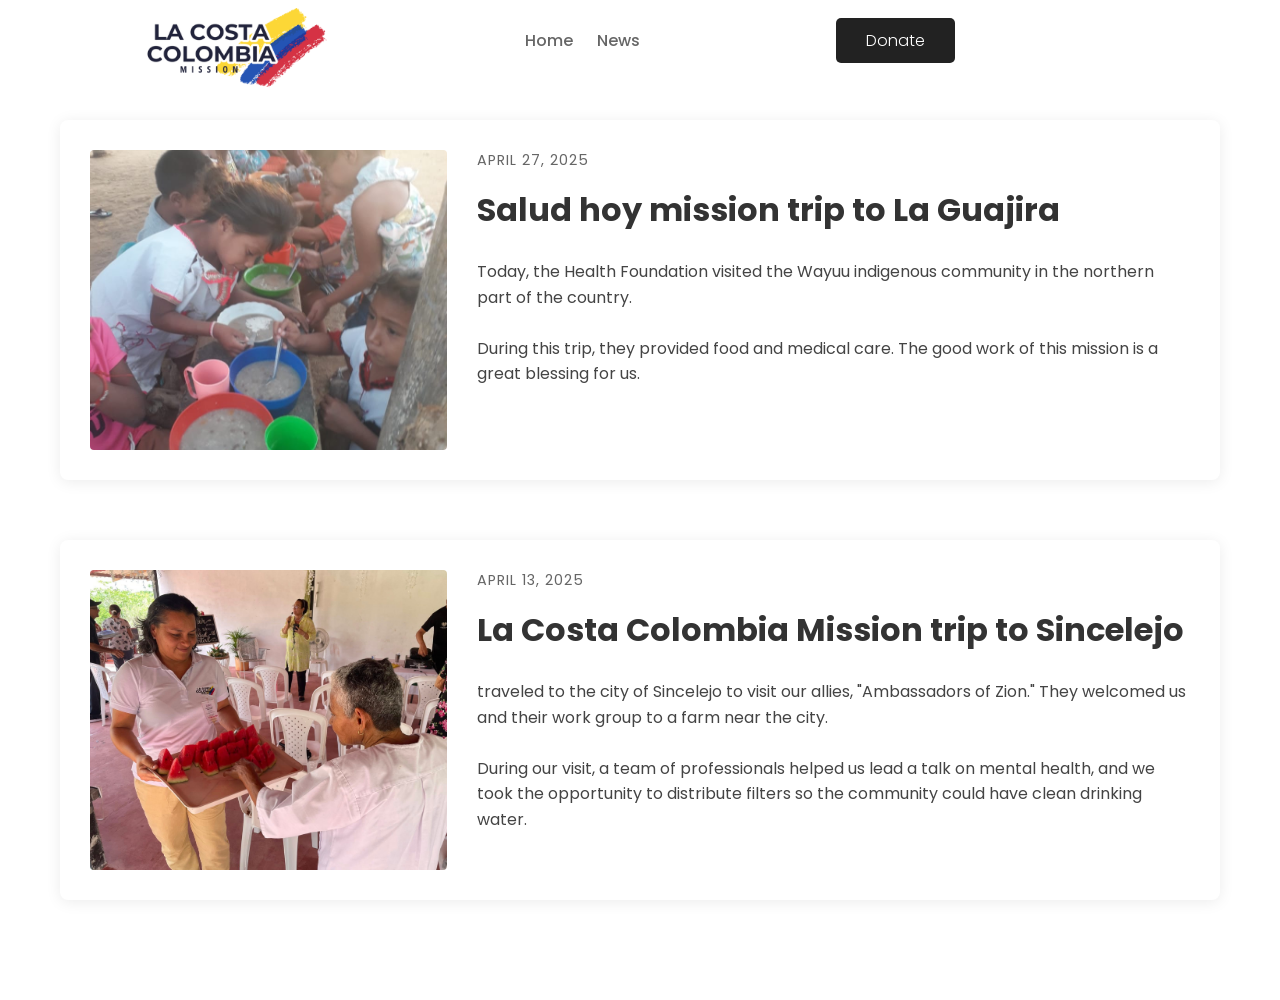
<file: colombian-trips.html>
<!DOCTYPE html>
<html lang="en">

<head>
    <meta charset="UTF-8" />
    <meta name="viewport" content="width=device-width, initial-scale=1.0" />
    <link rel="icon" href="images/favicon.ico" type="image/x-icon" />
    <link rel="stylesheet" href="https://unicons.iconscout.com/release/v4.0.8/css/line.css" />
    <link rel="stylesheet" href="global-styles.css" />
    <link rel="stylesheet" href="styles.css" />
    <link rel="stylesheet" href="responsive.css" />
    <link rel="stylesheet" href="modal.css" />
    <title>Colombian Trips La Costa Colombia s</title>

    <style>
        @import url("https://fonts.googleapis.com/css2?family=Poppins:wght@100;200;300;400;500;600;700;800;900&display=swap");

        * {
            margin: 0;
            padding: 0;
            box-sizing: border-box;
            font-family: 'Poppins', sans-serif;
        }

        .diario-container {
            max-width: 1200px;
            margin: 0 auto;
            padding: 40px 20px;
        }

        .viaje-articulo {
            display: grid;
            grid-template-columns: 1fr 2fr;
            gap: 30px;
            margin-bottom: 60px;
            padding: 30px;
            background-color: #ffffff;
            border-radius: 8px;
            box-shadow: 0 2px 15px rgba(0, 0, 0, 0.08);
        }

        .viaje-imagen {
            width: 100%;
            height: 300px;
            object-fit: cover;
            border-radius: 4px;
        }

        .viaje-contenido {
            display: flex;
            flex-direction: column;
            gap: 15px;
        }

        .viaje-titulo {
            font-size: 2em;
            color: #333;
            margin-bottom: 10px;
        }

        .viaje-fecha {
            color: #666;
            font-size: 0.9em;
            text-transform: uppercase;
            letter-spacing: 1px;
        }

        .viaje-texto {
            line-height: 1.6;
            color: #444;
        }

        @media (max-width: 768px) {
            .viaje-articulo {
                grid-template-columns: 1fr;
            }

            .viaje-imagen {
                height: 200px;
            }
        }
    </style>

    <nav class="navbar" id="navbar">
        <a class="logo" href="index.html"><img src="/images/logo.png" alt="" /></a>
        <ul class="enlaces" id="enlaces">
            <li class="enlace"><a href="index.html">Home</a></li>
            <li class="enlace"><a href="news.html">News</a></li>
        </ul>

        <!-- <a
        class="boton btn-donaciones"
        href="https://buy.stripe.com/eVacNFeLnb7saEo3cc"
        >Donate</a
      > -->

        <a class="boton btn-donaciones" href="donation.html">Donate</a>

        <div class="menu" id="menu">
            <div></div>
            <div></div>
            <div></div>
        </div>
    </nav>


    <section class="diario-container">
        <!-- Nuevos viajes se agregarán aquí al principio -->
        <div id="viajes-lista">
            <!-- Ejemplo de entrada de viaje -->
            <article class="viaje-articulo">
                <img src="images/trips/saludhoytrip.jpeg" alt="Viaje 1" class="viaje-imagen">
                <div class="viaje-contenido">
                    <span class="viaje-fecha">April 27, 2025</span>
                    <h2 class="viaje-titulo">Salud hoy mission trip to La Guajira</h2>
                    <p class="viaje-texto">Today, the Health Foundation visited the Wayuu indigenous community in the
                        northern part of the country.
                        <br><br>
                        During this trip, they provided food and medical care. The good work of this mission is a great
                        blessing for us.
                    </p>
                </div>
            </article>

            <article class="viaje-articulo">
                <img src="images/trips/elidacasafirme.jpg" alt="Viaje 1" class="viaje-imagen">
                <div class="viaje-contenido">
                    <span class="viaje-fecha">April 13, 2025</span>
                    <h2 class="viaje-titulo">La Costa Colombia Mission trip to Sincelejo</h2>
                    <p class="viaje-texto">traveled to the city of Sincelejo to visit our allies, "Ambassadors of Zion."
                        They welcomed us and their work group to a farm near the city.
                        <br><br>
                        During our visit, a team of professionals helped us lead a talk on mental health, and we took
                        the opportunity to distribute filters so the community could have clean drinking water.
                    </p>
                </div>
            </article>

        </div>
    </section>


    <script src="menu-responsive.js"></script>
    <script src="modal.js"></script>
    </body>

</html>
</file>
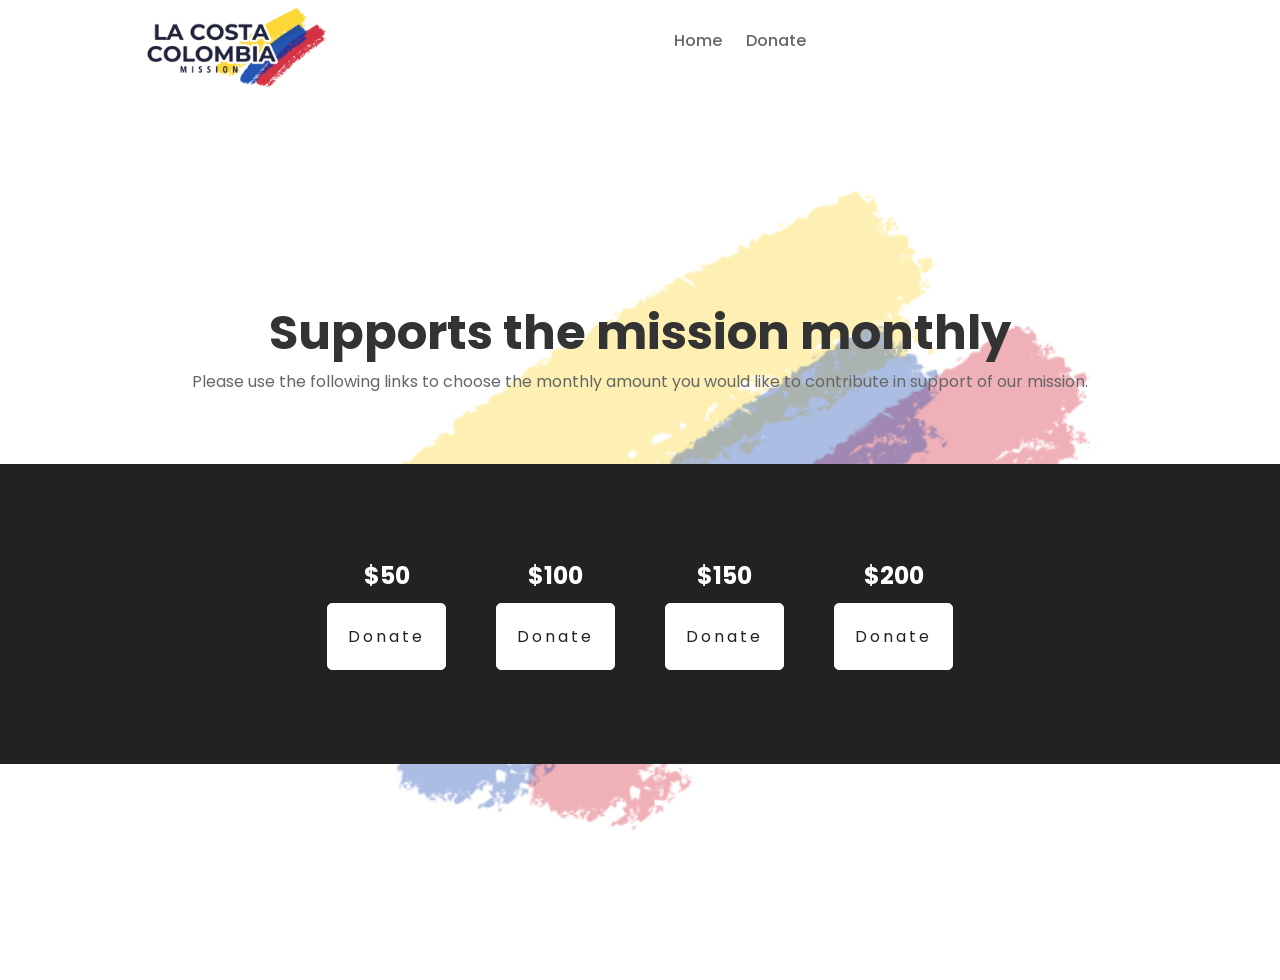
<file: donation-monthly.html>
<!DOCTYPE html>
<html lang="en">

<head>
  <meta charset="UTF-8" />
  <meta name="viewport" content="width=device-width, initial-scale=1.0" />
  <link rel="icon" href="/images/favicon.ico" type="image/x-icon" />
  <link rel="stylesheet" href="https://unicons.iconscout.com/release/v4.0.8/css/line.css" />
  <link rel="stylesheet" href="global-styles.css" />
  <link rel="stylesheet" href="styles.css" />
  <link rel="stylesheet" href="responsive.css" />
  <title>Subcriptios La Costa Colombia</title>
</head>

<body>
  <nav class="navbar" id="navbar">
    <a class="logo" href="index.html"><img src="/images/logo.png" alt="" /></a>
    <ul class="enlaces" id="enlaces">
      <li class="enlace"><a href="index.html">Home</a></li>
      <li class="enlace"><a href="donation.html">Donate</a></li>
    </ul>

    <!-- <a
        class="boton btn-donaciones"
        href="https://buy.stripe.com/eVacNFeLnb7saEo3cc"
        >Donate</a
      > -->

    <div class="menu" id="menu">
      <div></div>
      <div></div>
      <div></div>
    </div>
  </nav>

  <section class="donation-button-section">
    <!-- <div class="regular-donation-button">
      <h1 class="subtitulo">Support the mission</h1>

      <a class="boton btn-donaciones" href="https://buy.stripe.com/eVacNFeLnb7saEo3cc">Donate</a>
    </div> -->



    <div class="support-text">

      <h1 class="subtitulo">Supports the mission monthly</h1>
      <p class="parrafo">Please use the following links to choose the monthly amount you would like to contribute in support of our mission.</p>

    </div>

    <div class="suscription-donation-button">

      <div class="suscription-button">

        <h2 class="candidad-suscripcion">$50</h2>


        <a class="boton btn-ministries" href="https://buy.stripe.com/3cs8xp0Ux5N8eUE145">Donate</a>

      </div>

      <div class="suscription-button">

        <h2 class="candidad-suscripcion">$100</h2>

        <a class="boton btn-ministries" href="https://buy.stripe.com/9AQ4h9gTv6Rc9Ak4gi">Donate</a>

      </div>

      <div class="suscription-button">

        <h2 class="candidad-suscripcion">$150</h2>


        <a class="boton btn-ministries" href="https://buy.stripe.com/9AQ4h90Ux8Zk4g0fZ1">Donate</a>

      </div>

      <div class="suscription-button">

        <h2 class="candidad-suscripcion">$200</h2>


        <a class="boton btn-ministries" href="https://buy.stripe.com/aEUeVN7iVejEfYIeUY">Donate</a>

      </div>


    </div>
  </section>

  <script src="menu-responsive.js"></script>

  
</body>

</html>
</file>
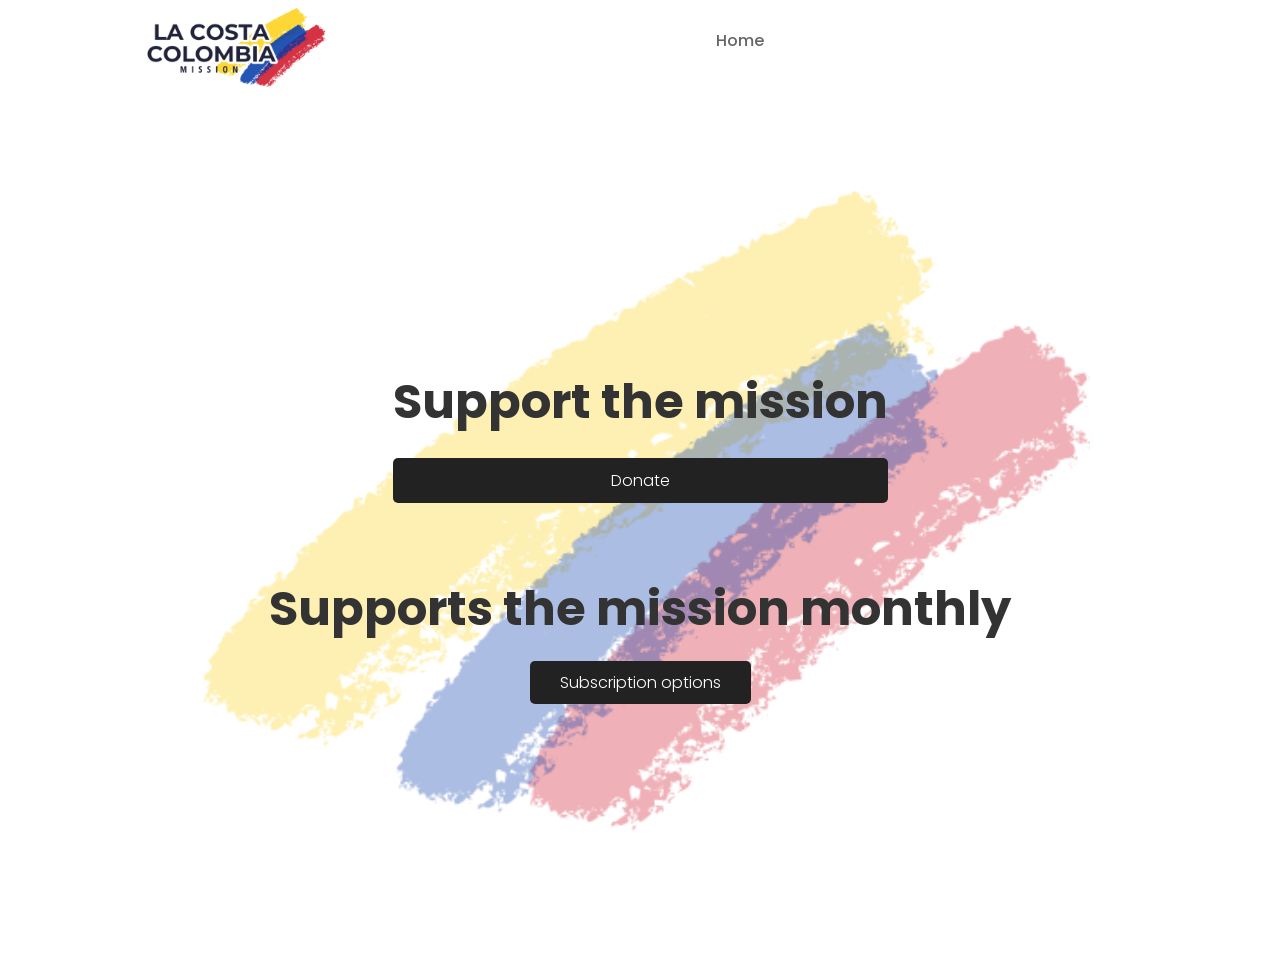
<file: donation.html>
<!DOCTYPE html>
<html lang="en">

<head>
  <meta charset="UTF-8" />
  <meta name="viewport" content="width=device-width, initial-scale=1.0" />
  <link rel="icon" href="/images/favicon.ico" type="image/x-icon" />
  <link rel="stylesheet" href="https://unicons.iconscout.com/release/v4.0.8/css/line.css" />
  <link rel="stylesheet" href="global-styles.css" />
  <link rel="stylesheet" href="styles.css" />
  <link rel="stylesheet" href="responsive.css" />
  <title>Donate La Costa Colombia</title>
</head>

<body>
  <nav class="navbar" id="navbar">
    <a class="logo" href="index.html"><img src="/images/logo.png" alt="" /></a>
    <ul class="enlaces" id="enlaces">
      <li class="enlace"><a href="index.html">Home</a></li>
    </ul>

    <!-- <a
        class="boton btn-donaciones"
        href="https://buy.stripe.com/eVacNFeLnb7saEo3cc"
        >Donate</a
      > -->

    <div class="menu" id="menu">
      <div></div>
      <div></div>
      <div></div>
    </div>
  </nav>

  <section class="donation-button-section">
    <div class="regular-donation-button">
      <h1 class="subtitulo">Support the mission</h1>

      <a class="boton btn-donaciones" href="https://buy.stripe.com/eVacNFeLnb7saEo3cc">Donate</a>
    </div>



    <div class="support-text">

      <h1 class="subtitulo">Supports the mission monthly</h1> <br>
      <a class="boton btn-donaciones" href="donation-monthly.html">Subscription options</a>
      

    </div>

    <!-- <div class="suscription-donation-button">

      <div class="suscription-button">

        <h2 class="candidad-suscripcion">$50</h2>


        <a class="boton btn-ministries" href="https://buy.stripe.com/3cs8xp0Ux5N8eUE145">Donate</a>

      </div>

      <div class="suscription-button">

        <h2 class="candidad-suscripcion">$100</h2>

        <a class="boton btn-ministries" href="https://buy.stripe.com/9AQ4h9gTv6Rc9Ak4gi">Donate</a>

      </div>

      <div class="suscription-button">

        <h2 class="candidad-suscripcion">$150</h2>


        <a class="boton btn-ministries" href="https://buy.stripe.com/9AQ4h90Ux8Zk4g0fZ1">Donate</a>

      </div>

      <div class="suscription-button">

        <h2 class="candidad-suscripcion">$200</h2>


        <a class="boton btn-ministries" href="https://buy.stripe.com/aEUeVN7iVejEfYIeUY">Donate</a>

      </div>


    </div> -->
  </section>

  <script src="menu-responsive.js"></script>
</body>

</html>
</file>
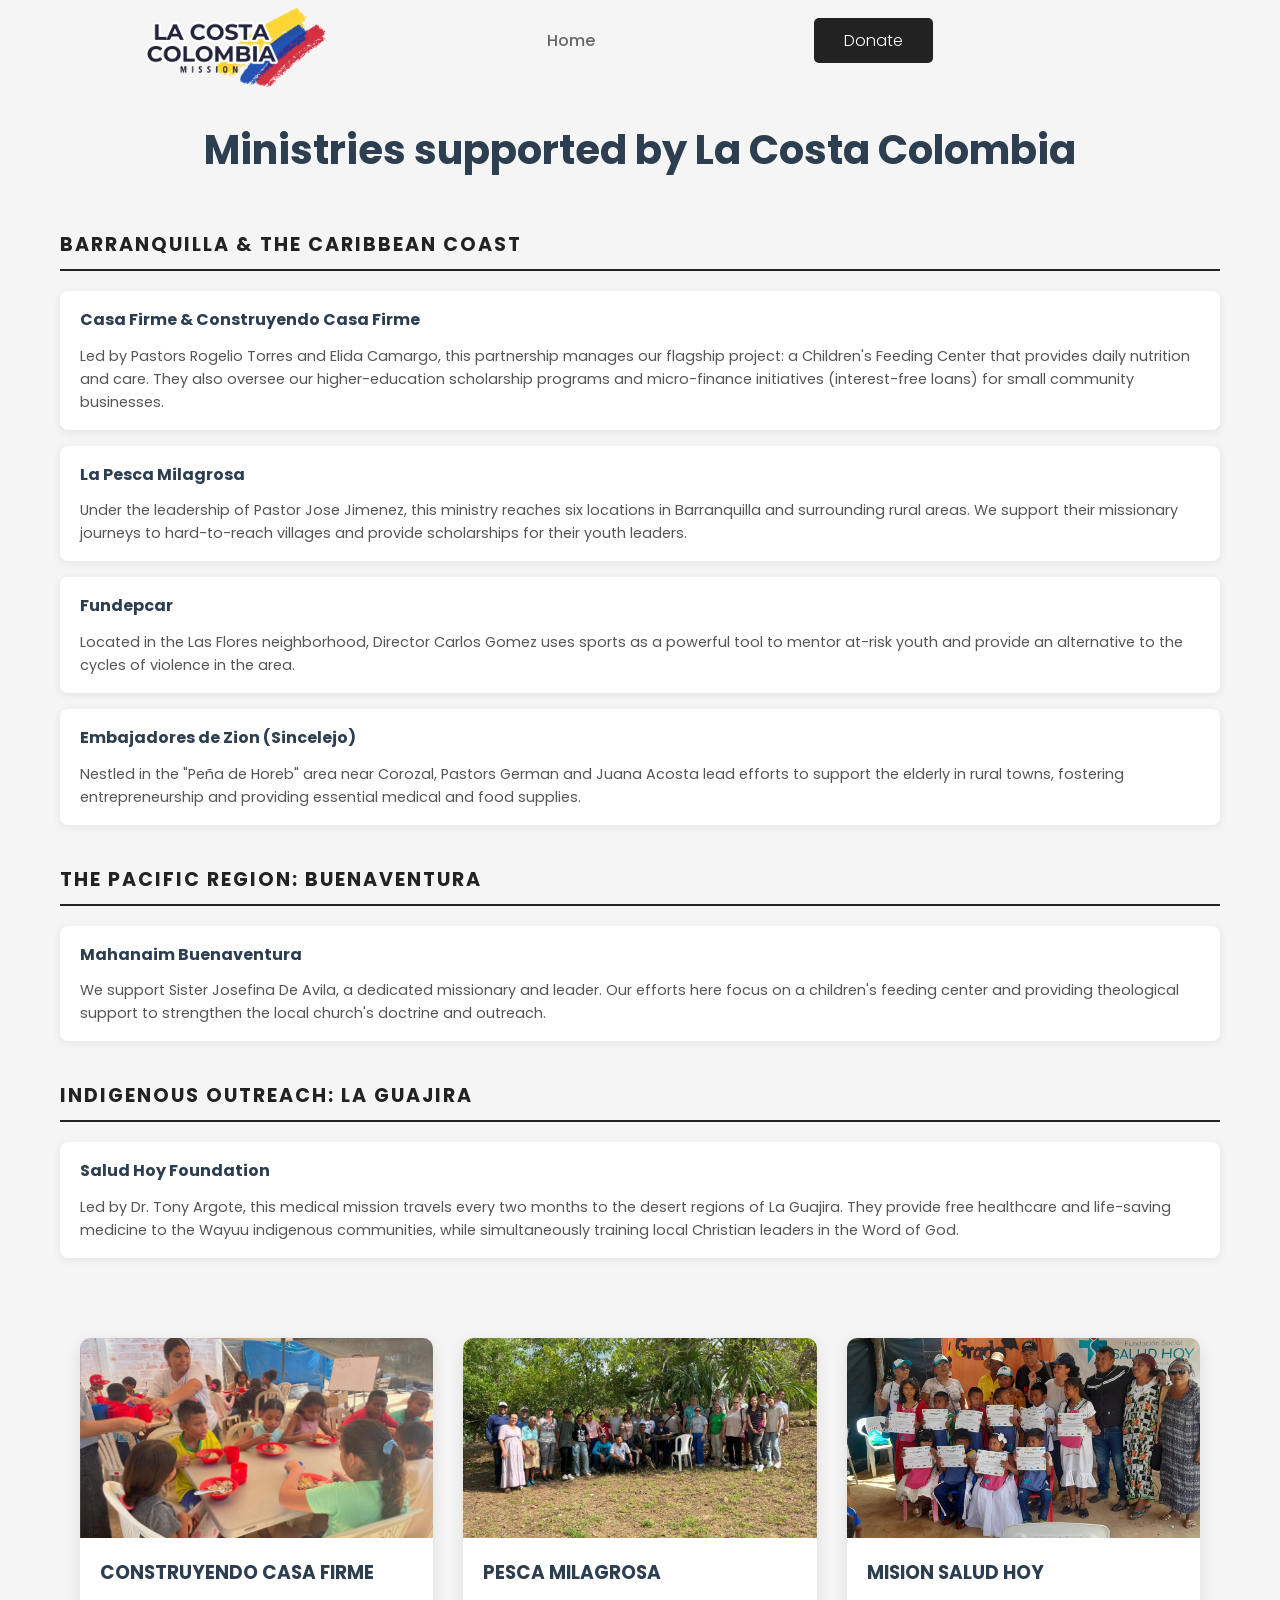
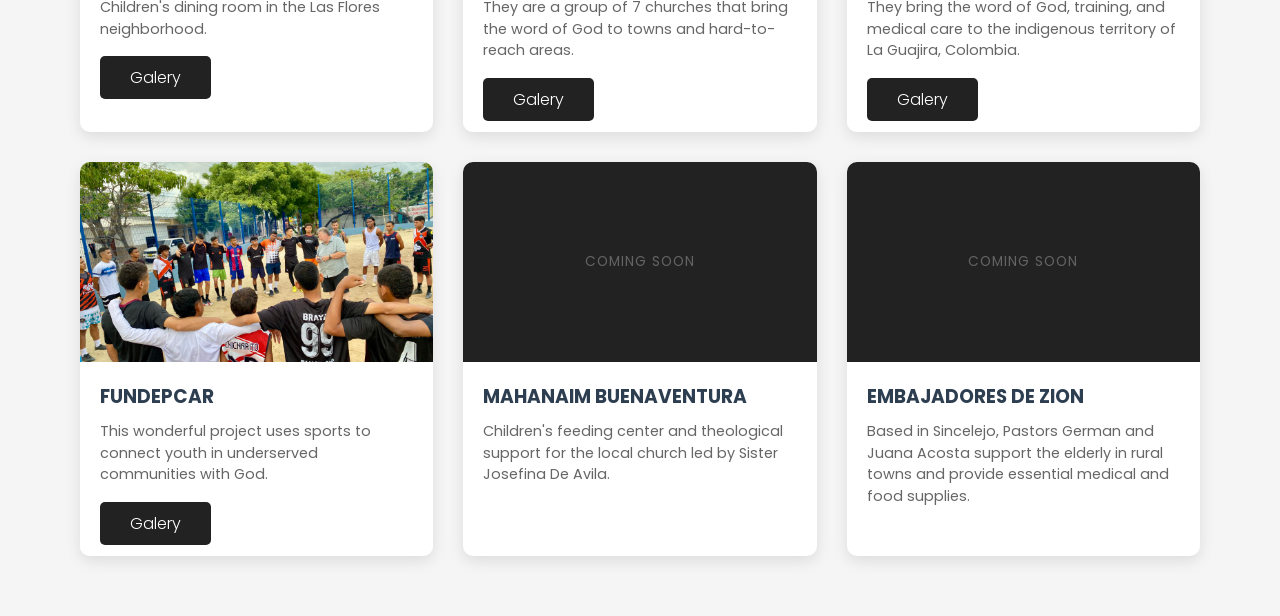
<file: ministries.html>
<!DOCTYPE html>
<html lang="es">
  <head>
    <meta charset="UTF-8" />
    <meta name="viewport" content="width=device-width, initial-scale=1.0" />
    <link rel="icon" href="images/favicon.ico" type="image/x-icon" />
    <link
      rel="stylesheet"
      href="https://unicons.iconscout.com/release/v4.0.8/css/line.css"
    />
    <link rel="stylesheet" href="global-styles.css" />
    <link rel="stylesheet" href="styles.css" />
    <link rel="stylesheet" href="responsive.css" />
    <link rel="stylesheet" href="modal.css" />
    <title>Ministries La Costa Colombia</title>
    <style>
      @import url("https://fonts.googleapis.com/css2?family=Poppins:wght@100;200;300;400;500;600;700;800;900&display=swap");
      * {
        margin: 0;
        padding: 0;
        box-sizing: border-box;
        font-family: "Poppins", sans-serif;
      }

      body {
        background: #f5f5f5;
      }

      .container {
        max-width: 1200px;
        margin: 0 auto;
        padding: 40px 20px;
      }

      h1 {
        text-align: center;
        color: #2c3e50;
        margin-bottom: 50px;
        font-size: 2.5em;
      }

      .ministerios-grid {
        display: grid;
        grid-template-columns: repeat(auto-fit, minmax(300px, 1fr));
        gap: 30px;
        padding: 20px;
      }

      .ministerio-card {
        background: white;
        border-radius: 10px;
        overflow: hidden;
        box-shadow: 0 5px 15px rgba(0, 0, 0, 0.1);
        transition: transform 0.3s ease;
        cursor: pointer;
        position: relative;
        min-height: 350px;
      }

      .ministerio-card:hover {
        transform: translateY(-10px);
      }

      .card-image {
        height: 200px;
        background-size: cover;
        background-position: center;
        position: relative;
      }

      .card-content {
        padding: 20px;
        position: relative;
        background: white;
      }

      .card-content h3 {
        color: #2c3e50;
        margin-bottom: 10px;
      }

      .card-content p {
        color: #666;
        font-size: 0.9em;
        line-height: 1.5;
      }

      .overlay {
        position: absolute;
        top: 0;
        left: 0;
        width: 100%;
        height: 100%;
        background: rgba(0, 0, 0, 0.6);
        opacity: 0;
        transition: opacity 0.3s ease;
        display: flex;
        align-items: center;
        justify-content: center;
        color: white;
        text-align: center;
        padding: 20px;
      }

      .ministerio-card:hover .overlay {
        opacity: 1;
      }

      /* INFO SECTION */
      .ministerios-info {
        margin-bottom: 60px;
      }

      .ministerios-info .region {
        margin-bottom: 40px;
      }

      .ministerios-info .region-title {
        font-size: 1.2em;
        font-weight: 700;
        color: #222222;
        text-transform: uppercase;
        letter-spacing: 2px;
        padding-bottom: 10px;
        border-bottom: 2px solid #222222;
        margin-bottom: 20px;
      }

      .ministerios-info .ministry-item {
        display: flex;
        gap: 12px;
        margin-bottom: 16px;
        padding: 16px 20px;
        background: white;
        border-radius: 8px;
        box-shadow: 0 2px 8px rgba(0,0,0,0.07);
        line-height: 1.6;
      }

      .ministry-item {
        display: flex;
        flex-direction: column;
      }

      .ministerios-info .ministry-item .ministry-name {
        font-weight: 700;
        color: #2c3e50;
        white-space: nowrap;
        flex-shrink: 0;
      }

      .ministerios-info .ministry-item p {
        color: #555;
        font-size: 0.9em;
      }

      /* NO-PHOTO CARD */
      .card-no-photo {
        height: 200px;
        background-color: #222222;
        display: flex;
        align-items: center;
        justify-content: center;
        position: relative;
      }

      .card-no-photo span {
        color: rgba(255,255,255,0.3);
        font-size: 0.85em;
        letter-spacing: 1px;
        text-transform: uppercase;
      }

      @media (max-width: 768px) {
        .ministerios-grid {
          grid-template-columns: 1fr;
        }

        .ministerios-info .ministry-item {
          flex-direction: column;
          gap: 4px;
        }
      }
    </style>
  </head>
  <body>
    <nav class="navbar" id="navbar">
      <a class="logo" href="index.html"
        ><img src="/images/logo.png" alt=""
      /></a>
      <ul class="enlaces" id="enlaces">
        <li class="enlace"><a href="index.html">Home</a></li>
      </ul>

      <!-- <a
          class="boton btn-donaciones"
          href="https://buy.stripe.com/eVacNFeLnb7saEo3cc"
          >Donate</a
        > -->

      <a class="boton btn-donaciones" href="donation.html">Donate</a>

      <div class="menu" id="menu">
        <div></div>
        <div></div>
        <div></div>
      </div>
    </nav>
    <div class="container">
      <h1>Ministries supported by La Costa Colombia</h1>

      <!-- MINISTRY DESCRIPTIONS BY REGION -->
      <div class="ministerios-info">

        <div class="region">
          <h2 class="region-title">Barranquilla &amp; The Caribbean Coast</h2>

          <div class="ministry-item">
            <span class="ministry-name">Casa Firme &amp; Construyendo Casa Firme</span>
            <p>Led by Pastors Rogelio Torres and Elida Camargo, this partnership manages our flagship project: a Children's Feeding Center that provides daily nutrition and care. They also oversee our higher-education scholarship programs and micro-finance initiatives (interest-free loans) for small community businesses.</p>
          </div>

          <div class="ministry-item">
            <span class="ministry-name">La Pesca Milagrosa</span>
            <p>Under the leadership of Pastor Jose Jimenez, this ministry reaches six locations in Barranquilla and surrounding rural areas. We support their missionary journeys to hard-to-reach villages and provide scholarships for their youth leaders.</p>
          </div>

          <div class="ministry-item">
            <span class="ministry-name">Fundepcar</span>
            <p>Located in the Las Flores neighborhood, Director Carlos Gomez uses sports as a powerful tool to mentor at-risk youth and provide an alternative to the cycles of violence in the area.</p>
          </div>

          <div class="ministry-item">
            <span class="ministry-name">Embajadores de Zion (Sincelejo)</span>
            <p>Nestled in the "Peña de Horeb" area near Corozal, Pastors German and Juana Acosta lead efforts to support the elderly in rural towns, fostering entrepreneurship and providing essential medical and food supplies.</p>
          </div>
        </div>

        <div class="region">
          <h2 class="region-title">The Pacific Region: Buenaventura</h2>

          <div class="ministry-item">
            <span class="ministry-name">Mahanaim Buenaventura</span>
            <p>We support Sister Josefina De Avila, a dedicated missionary and leader. Our efforts here focus on a children's feeding center and providing theological support to strengthen the local church's doctrine and outreach.</p>
          </div>
        </div>

        <div class="region">
          <h2 class="region-title">Indigenous Outreach: La Guajira</h2>

          <div class="ministry-item">
            <span class="ministry-name">Salud Hoy Foundation</span>
            <p>Led by Dr. Tony Argote, this medical mission travels every two months to the desert regions of La Guajira. They provide free healthcare and life-saving medicine to the Wayuu indigenous communities, while simultaneously training local Christian leaders in the Word of God.</p>
          </div>
        </div>

      </div>
      <!-- END MINISTRY DESCRIPTIONS -->

      <div class="ministerios-grid">
        <!-- Repetir este bloque para cada ministerio -->

        

        <div class="ministerio-card">
          <div
            class="card-image"
            style="background-image: url('images/ministries1.jpg')"
          >
            <div class="overlay">
              <p>Children from the children's dining room gathered in the hall of the Casa Firme church</p>
            </div>
          </div>
          <div class="card-content">
            <h3>CONSTRUYENDO CASA FIRME <br> </h3>
            <p>
              Children's dining room in the Las Flores neighborhood.
            </p>
            <br>
            <a class="boton" href="/galeryconstruyendocasafirme.html">Galery</a>
          </div>
        </div>
        <!-- Repetir hasta 6 ministerios -->
        <div class="ministerio-card">
          <div
            class="card-image"
            style="background-image: url('images/ministries2.jpg')"
          >
            <div class="overlay">
              <p>members of the congregations and medical mission team</p>
            </div>
          </div>
          <div class="card-content">
            <h3>PESCA MILAGROSA</h3>
            <p>
              They are a group of 7 churches that bring the word of God to towns and hard-to-reach areas.
            </p>
            <br>
            <a class="boton" href="/galerypescamilagrosa.html">Galery</a>
          </div>
        </div>
        <!-- Repetir hasta 6 ministerios -->
        <div class="ministerio-card">
          <div
            class="card-image"
            style="background-image: url('images/ministries3.jpg')"
          >
            <div class="overlay">
              <p>Descripción breve del ministerio o frase impactante</p>
            </div>
          </div>
          <div class="card-content">
            <h3>MISION SALUD HOY</h3>
            <p>
              They bring the word of God, training, and medical care to the indigenous territory of La Guajira, Colombia.
            </p>
            <br>
            <a class="boton" href="/galerysaludhoy.html">Galery</a>
          </div>
        </div>


        <!-- Repetir hasta 6 ministerios -->

                <div class="ministerio-card">
          <div
            class="card-image"
            style="background-image: url('images/galeryfundepcar/fundepcar.jpg')"
          >
            <div class="overlay">
              <p>Descripción breve del ministerio o frase impactante</p>
            </div>
          </div>
          <div class="card-content">
            <h3>FUNDEPCAR</h3>
            <p>
              This wonderful project uses sports to connect youth in underserved communities with God.
            </p>
            <br>
            <a class="boton" href="/galeryfundepcar.html">Galery</a>
          </div>
        </div>

        <!-- MAHANAIM BUENAVENTURA -->
        <div class="ministerio-card">
          <div class="card-no-photo">
            <span>Coming soon</span>
          </div>
          <div class="card-content">
            <h3>MAHANAIM BUENAVENTURA</h3>
            <p>
              Children's feeding center and theological support for the local church led by Sister Josefina De Avila.
            </p>
          </div>
        </div>

        <!-- EMBAJADORES DE ZION -->
        <div class="ministerio-card">
          <div class="card-no-photo">
            <span>Coming soon</span>
          </div>
          <div class="card-content">
            <h3>EMBAJADORES DE ZION</h3>
            <p>
              Based in Sincelejo, Pastors German and Juana Acosta support the elderly in rural towns and provide essential medical and food supplies.
            </p>
          </div>
        </div>

      </div>
    </div>

    <script src="menu-responsive.js"></script>

    <script>
      // Animación al aparecer
      const cards = document.querySelectorAll(".ministerio-card");

      const observer = new IntersectionObserver((entries) => {
        entries.forEach((entry) => {
          if (entry.isIntersecting) {
            entry.target.style.opacity = 1;
            entry.target.style.transform = "translateY(0)";
          }
        });
      });

      cards.forEach((card, index) => {
        card.style.opacity = 0;
        card.style.transform = "translateY(50px)";
        card.style.transition = `opacity 0.5s ease ${
          index * 0.2
        }s, transform 0.5s ease ${index * 0.2}s`;
        observer.observe(card);
      });

      // Smooth scroll para el botón (agregar el ID correspondiente en tu página principal)
      document.querySelectorAll('a[href^="#"]').forEach((anchor) => {
        anchor.addEventListener("click", function (e) {
          e.preventDefault();
          document.querySelector(this.getAttribute("href")).scrollIntoView({
            behavior: "smooth",
          });
        });
      });
    </script>
  </body>
</html>
</file>
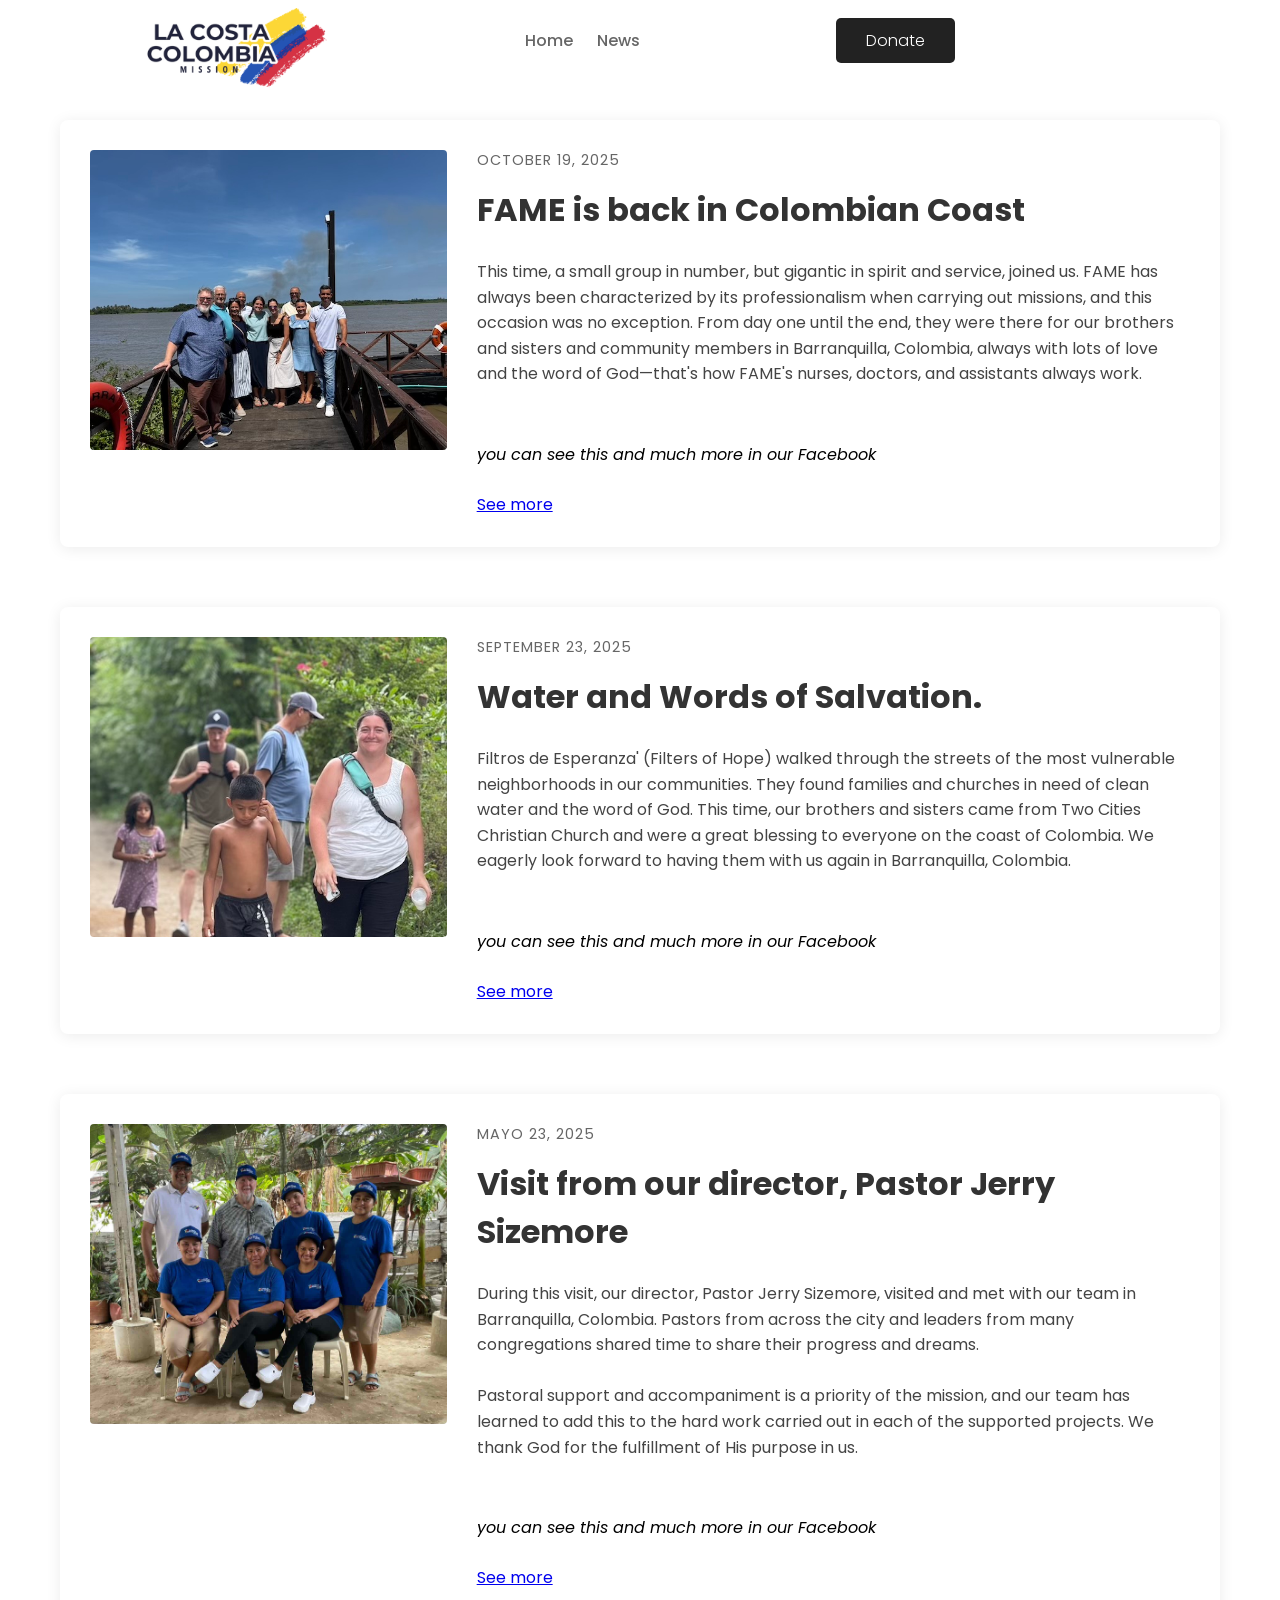
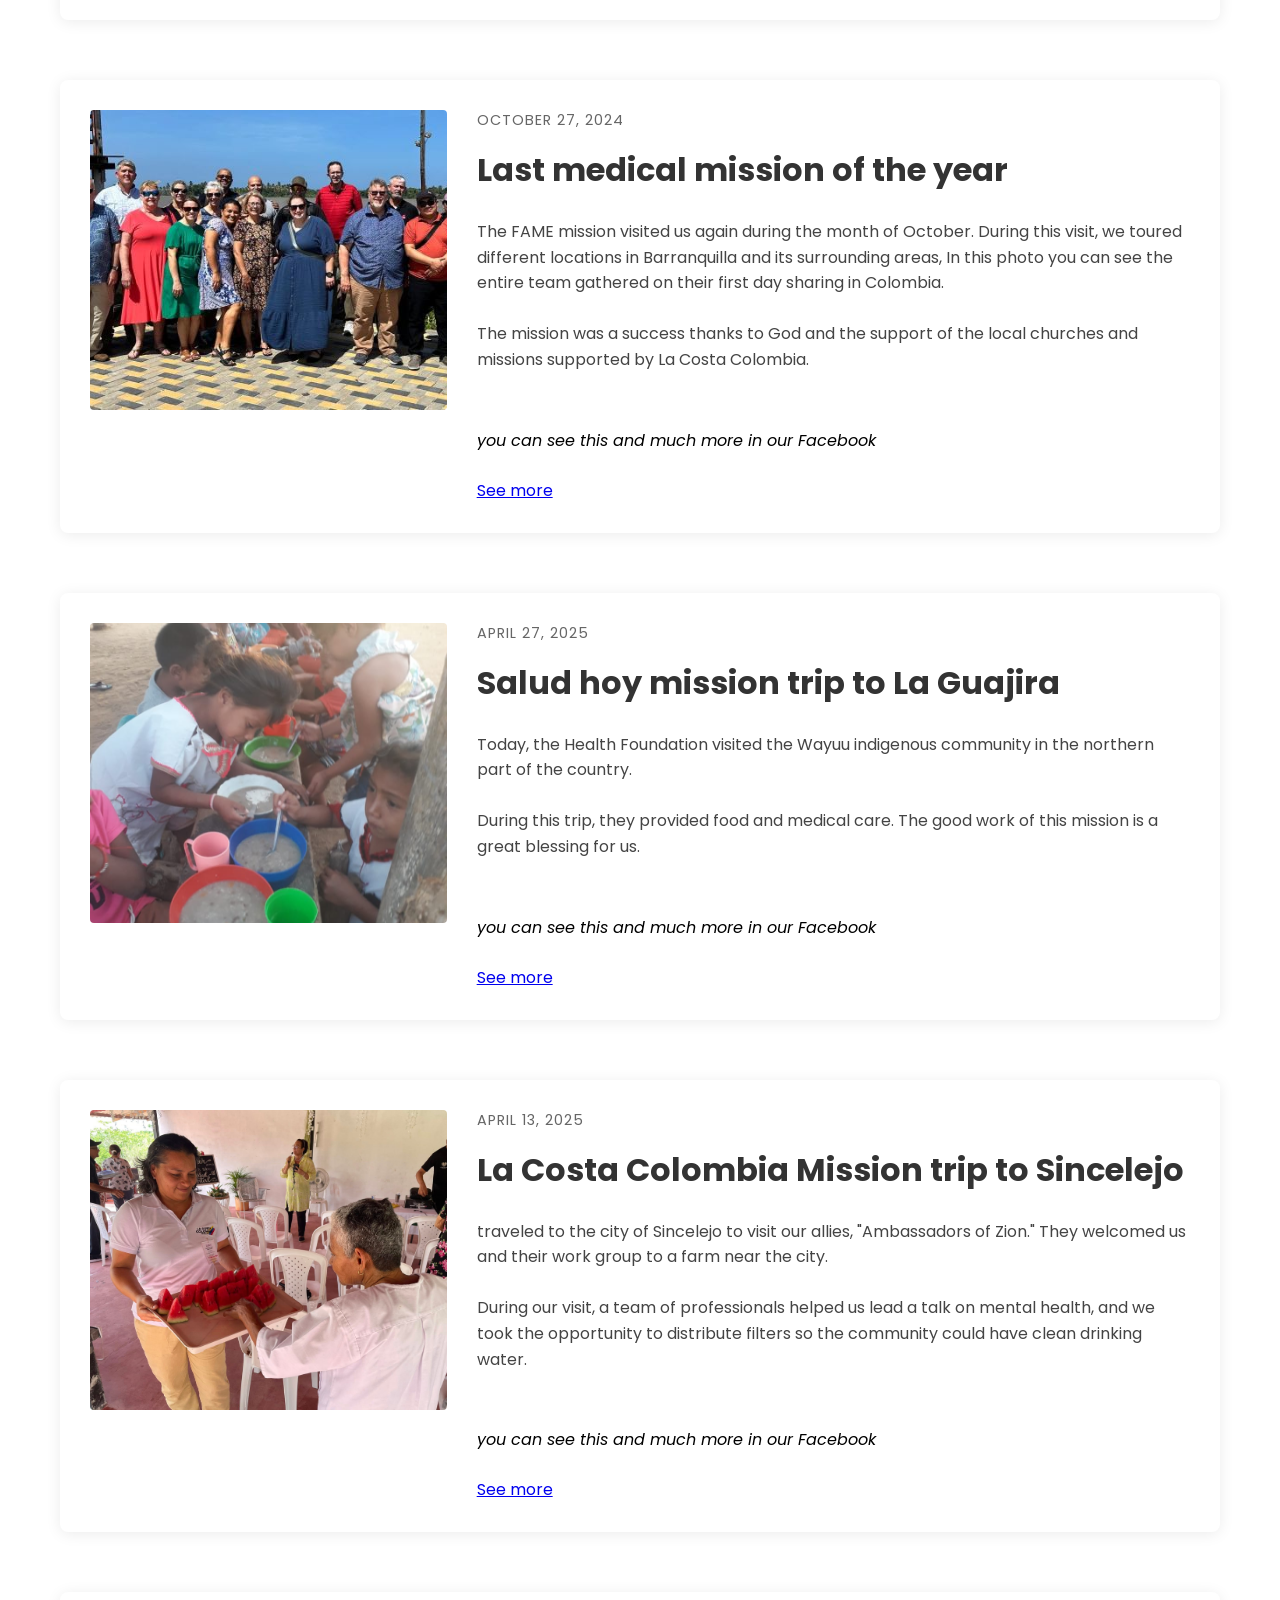
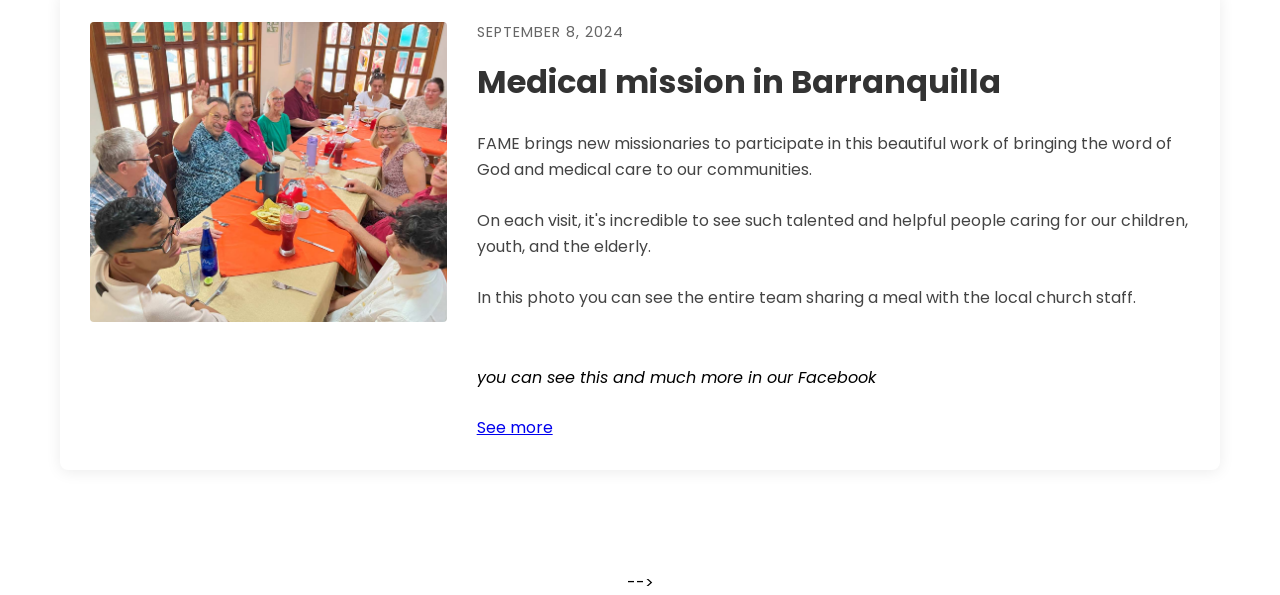
<file: news.html>
<!DOCTYPE html>
<html lang="en">

<head>
  <meta charset="UTF-8" />
  <meta name="viewport" content="width=device-width, initial-scale=1.0" />
  <link rel="icon" href="images/favicon.ico" type="image/x-icon" />
  <link rel="stylesheet" href="https://unicons.iconscout.com/release/v4.0.8/css/line.css" />
  <link rel="stylesheet" href="global-styles.css" />
  <link rel="stylesheet" href="styles.css" />
  <link rel="stylesheet" href="responsive.css" />
  <link rel="stylesheet" href="modal.css" />
  <title>Short-term Trips La Costa Colombia</title>

  <style>
    @import url("https://fonts.googleapis.com/css2?family=Poppins:wght@100;200;300;400;500;600;700;800;900&display=swap");

    * {
      margin: 0;
      padding: 0;
      box-sizing: border-box;
      font-family: 'Poppins', sans-serif;
    }

    .diario-container {
      max-width: 1200px;
      margin: 0 auto;
      padding: 40px 20px;
    }

    .viaje-articulo {
      display: grid;
      grid-template-columns: 1fr 2fr;
      gap: 30px;
      margin-bottom: 60px;
      padding: 30px;
      background-color: #ffffff;
      border-radius: 8px;
      box-shadow: 0 2px 15px rgba(0, 0, 0, 0.08);
    }

    .viaje-imagen {
      width: 100%;
      height: 300px;
      object-fit: cover;
      border-radius: 4px;
    }

    .viaje-contenido {
      display: flex;
      flex-direction: column;
      gap: 15px;
    }

    .viaje-titulo {
      font-size: 2em;
      color: #333;
      margin-bottom: 10px;
    }

    .viaje-fecha {
      color: #666;
      font-size: 0.9em;
      text-transform: uppercase;
      letter-spacing: 1px;
    }

    .viaje-texto {
      line-height: 1.6;
      color: #444;
    }

    @media (max-width: 768px) {
      .viaje-articulo {
        grid-template-columns: 1fr;
      }

      .viaje-imagen {
        height: 200px;
      }
    }
  </style>

  <nav class="navbar" id="navbar">
    <a class="logo" href="index.html"><img src="/images/logo.png" alt="" /></a>
    <ul class="enlaces" id="enlaces">
      <li class="enlace"><a href="index.html">Home</a></li>
      <li class="enlace"><a href="news.html">News</a></li>
    </ul>

    <!-- <a
        class="boton btn-donaciones"
        href="https://buy.stripe.com/eVacNFeLnb7saEo3cc"
        >Donate</a
      > -->

    <a class="boton btn-donaciones" href="donation.html">Donate</a>

    <div class="menu" id="menu">
      <div></div>
      <div></div>
      <div></div>
    </div>
  </nav>


  <section class="diario-container">
    <!-- Nuevos viajes se agregarán aquí al principio -->
    <div id="viajes-lista">

      <!-- Ejemplo de entrada de viaje -->
      <article class="viaje-articulo">
        <img src="images/news/Fame2025.jpg" alt="Viaje 3" class="viaje-imagen">
        <div class="viaje-contenido">
          <span class="viaje-fecha">October 19, 2025</span>
          <h2 class="viaje-titulo">FAME is back in Colombian Coast</h2>
          <p class="viaje-texto">This time, a small group in number, but gigantic in spirit and service, joined us. FAME
            has always been characterized by its professionalism when carrying out missions, and this occasion was no
            exception. From day one until the end, they were there for our brothers and sisters and community members in
            Barranquilla, Colombia, always with lots of love and the word of God—that's how FAME's nurses, doctors, and
            assistants always work.
          </p>
          <br>
          <p><i>you can see this and much more in our Facebook</i><a
              href="https://www.facebook.com/ColombianCoastalMission" target="_blank"> <br><br>See more</a>
          </p>

        </div>
      </article>

      <!-- Ejemplo de entrada de viaje -->
      <article class="viaje-articulo">
        <img src="images/news/FilterOfHopeSep2025.jpg" alt="Viaje 3" class="viaje-imagen">
        <div class="viaje-contenido">
          <span class="viaje-fecha">September 23, 2025</span>
          <h2 class="viaje-titulo">Water and Words of Salvation.</h2>
          <p class="viaje-texto">Filtros de Esperanza' (Filters of Hope) walked through the streets of the most
            vulnerable neighborhoods in our communities. They found families and churches in need of clean water and the
            word of God. This time, our brothers and sisters came from Two Cities Christian Church and were a great
            blessing to everyone on the coast of Colombia. We eagerly look forward to having them with us again in
            Barranquilla, Colombia.
          </p>
          <br>
          <p><i>you can see this and much more in our Facebook</i><a
              href="https://www.facebook.com/ColombianCoastalMission" target="_blank"> <br><br>See more</a>
          </p>
        </div>
      </article>

      <!-- Ejemplo de entrada de viaje -->
      <article class="viaje-articulo">
        <img src="images/trips/trip3.jpeg" alt="Viaje 3" class="viaje-imagen">
        <div class="viaje-contenido">
          <span class="viaje-fecha">Mayo 23, 2025</span>
          <h2 class="viaje-titulo">Visit from our director, Pastor Jerry Sizemore</h2>
          <p class="viaje-texto">During this visit, our director, Pastor Jerry Sizemore, visited and met with
            our team in Barranquilla, Colombia. Pastors from across the city and leaders from many
            congregations shared time to share their progress and dreams.
            <br><br>
            Pastoral support and accompaniment is a priority of the mission, and our team has learned to add
            this to the hard work carried out in each of the supported projects. We thank God for the
            fulfillment of His purpose in us.
          </p>
          <br>
          <p><i>you can see this and much more in our Facebook</i><a
              href="https://www.facebook.com/ColombianCoastalMission" target="_blank"> <br><br>See more</a>
          </p>
        </div>
      </article>

      <!-- Ejemplo de entrada de viaje -->
      <article class="viaje-articulo">
        <img src="images/trips/fameTrip-20-oct-2024.jpg" alt="Viaje 2" class="viaje-imagen">
        <div class="viaje-contenido">
          <span class="viaje-fecha">October 27, 2024</span>
          <h2 class="viaje-titulo">Last medical mission of the year</h2>
          <p class="viaje-texto">The FAME mission visited us again during the month of October. During this
            visit, we toured different locations in Barranquilla and its surrounding areas, In this photo
            you can see the entire team gathered on their first day sharing in Colombia.
            <br><br>
            The mission was a success thanks to God and the support of the local churches and missions
            supported by La Costa Colombia.
          </p>
          <br>
          <p><i>you can see this and much more in our Facebook</i><a
              href="https://www.facebook.com/ColombianCoastalMission" target="_blank"> <br><br>See more</a>
          </p>
        </div>
      </article>


      <!-- Ejemplo de entrada de viaje -->
      <article class="viaje-articulo">
        <img src="images/trips/saludhoytrip.jpeg" alt="Viaje 1" class="viaje-imagen">
        <div class="viaje-contenido">
          <span class="viaje-fecha">April 27, 2025</span>
          <h2 class="viaje-titulo">Salud hoy mission trip to La Guajira</h2>
          <p class="viaje-texto">Today, the Health Foundation visited the Wayuu indigenous community in the
            northern part of the country.
            <br><br>
            During this trip, they provided food and medical care. The good work of this mission is a great
            blessing for us.
          </p>
          <br>
          <p><i>you can see this and much more in our Facebook</i><a
              href="https://www.facebook.com/ColombianCoastalMission" target="_blank"> <br><br>See more</a>
          </p>
        </div>
      </article>

      <article class="viaje-articulo">
        <img src="images/trips/elidacasafirme.jpg" alt="Viaje 1" class="viaje-imagen">
        <div class="viaje-contenido">
          <span class="viaje-fecha">April 13, 2025</span>
          <h2 class="viaje-titulo">La Costa Colombia Mission trip to Sincelejo</h2>
          <p class="viaje-texto">traveled to the city of Sincelejo to visit our allies, "Ambassadors of Zion."
            They welcomed us and their work group to a farm near the city.
            <br><br>
            During our visit, a team of professionals helped us lead a talk on mental health, and we took
            the opportunity to distribute filters so the community could have clean drinking water.
          </p>
          <br>
          <p><i>you can see this and much more in our Facebook</i><a
              href="https://www.facebook.com/ColombianCoastalMission" target="_blank"> <br><br>See more</a>
          </p>
        </div>
      </article>

      <!-- Otra entrada de ejemplo -->
      <article class="viaje-articulo">
        <img src="images/trips/fameTrip-12-sep-2024.jpg" alt="Viaje 1" class="viaje-imagen">
        <div class="viaje-contenido">
          <span class="viaje-fecha">September 8, 2024</span>
          <h2 class="viaje-titulo">Medical mission in Barranquilla</h2>
          <p class="viaje-texto">FAME brings new missionaries to participate in this beautiful work of
            bringing the word of God and medical care to our communities. <br> <br>
            On each visit, it's incredible to see such talented and helpful people caring for our children,
            youth, and the elderly.
            <br><br>
            In this photo you can see the entire team sharing a meal with the local church staff.
          </p>
          <br>
          <p><i>you can see this and much more in our Facebook</i><a
              href="https://www.facebook.com/ColombianCoastalMission" target="_blank"> <br><br>See more</a>
          </p>
        </div>
      </article>
    </div>
  </section>


  <script src="menu-responsive.js"></script>
  <script src="modal.js"></script>
  </body>

</html>



<!-- <!DOCTYPE html>
<html lang="es">
  <head>
    <meta charset="UTF-8" />
    <meta name="viewport" content="width=device-width, initial-scale=1.0" />
    <link rel="icon" href="images/favicon.ico" type="image/x-icon" />
    <link
      rel="stylesheet"
      href="https://unicons.iconscout.com/release/v4.0.8/css/line.css"
    />
    <link rel="stylesheet" href="global-styles.css" />
    <link rel="stylesheet" href="styles.css" />
    <link rel="stylesheet" href="responsive.css" />
    <link rel="stylesheet" href="modal.css" />
    <title>Ministries La Costa Colombia</title>
    <style>
      @import url("https://fonts.googleapis.com/css2?family=Poppins:wght@100;200;300;400;500;600;700;800;900&display=swap");
      * {
        margin: 0;
        padding: 0;
        box-sizing: border-box;
        font-family: "Poppins", sans-serif;
      }

      body {
        background: #f5f5f5;
      }

      .container {
        max-width: 1200px;
        margin: 0 auto;
        padding: 40px 20px;
      }

      h1 {
        text-align: center;
        color: #2c3e50;
        margin-bottom: 50px;
        font-size: 2.5em;
      }

      .ministerios-grid {
        display: grid;
        grid-template-columns: repeat(auto-fit, minmax(300px, 1fr));
        gap: 30px;
        padding: 20px;
      }

      .ministerio-card {
        background: white;
        border-radius: 10px;
        overflow: hidden;
        box-shadow: 0 5px 15px rgba(0, 0, 0, 0.1);
        transition: transform 0.3s ease;
        cursor: pointer;
        position: relative;
        min-height: 350px;
      }

      .ministerio-card:hover {
        transform: translateY(-10px);
      }

      .card-image {
        height: 200px;
        background-size: cover;
        background-position: center;
        position: relative;
      }

      .card-content {
        padding: 20px;
        position: relative;
        background: white;
      }

      .card-content h3 {
        color: #2c3e50;
        margin-bottom: 10px;
      }

      .card-content p {
        color: #666;
        font-size: 0.9em;
        line-height: 1.5;
      }

      .overlay {
        position: absolute;
        top: 0;
        left: 0;
        width: 100%;
        height: 100%;
        background: rgba(0, 0, 0, 0.6);
        opacity: 0;
        transition: opacity 0.3s ease;
        display: flex;
        align-items: center;
        justify-content: center;
        color: white;
        text-align: center;
        padding: 20px;
      }

      .ministerio-card:hover .overlay {
        opacity: 1;
      }

      @media (max-width: 768px) {
        .ministerios-grid {
          grid-template-columns: 1fr;
        }
      }
    </style>
  </head>
  <body>
    <nav class="navbar" id="navbar">
      <a class="logo" href="index.html"
        ><img src="/images/logo.png" alt=""
      /></a>
      <ul class="enlaces" id="enlaces">
        <li class="enlace"><a href="index.html">Home</a></li>
        <li class="enlace"><a href="news.html">News</a></li>
      </ul>



      <a class="boton btn-donaciones" href="donation.html">Donate</a>

      <div class="menu" id="menu">
        <div></div>
        <div></div>
        <div></div>
      </div>
    </nav>
    <div class="container">
      <h1>NEWS</h1>
      <div class="ministerios-grid">


          <div class="ministerio-card">
          <div
            class="card-image"
            style="background-image: url('images/trips/trips.jpg')"
          >
            <div class="overlay">
              <p>Learn more about our team's recent trips to Colombia.</p>
            </div>
          </div>
          <div class="card-content">
            <h3>Short-term Trips</h3>
            <p>
              Learn more about our team's recent trips to Colombia and any other places God may lead us.
            </p>
            <br>
            <a class="boton-blanco" href="/trips.html">all our trips</a>

          </div>
        </div>

        <div class="ministerio-card">
          <div
            class="card-image"
            style="background-image: url('images/galerypesca/imgpesca6.jpg')"
          >
            <div class="overlay">
              <p>Learn more about our team's recent trips to Colombia.</p>
            </div>
          </div>
          <div class="card-content">
            <h3>Colombian missionary trips</h3>
            <p>
              Learn more about our trips within Colombia led by our Colombian missionaries.
            </p>
            <br>
            <a class="boton-blanco" href="/colombian-trips.html">all our trips</a>

          </div>
        </div>



        <!-- Repetir hasta 6 ministerios -->
</div>
</div>

<script src="menu-responsive.js"></script>

<script>
  // Animación al aparecer
  const cards = document.querySelectorAll(".ministerio-card");

  const observer = new IntersectionObserver((entries) => {
    entries.forEach((entry) => {
      if (entry.isIntersecting) {
        entry.target.style.opacity = 1;
        entry.target.style.transform = "translateY(0)";
      }
    });
  });

  cards.forEach((card, index) => {
    card.style.opacity = 0;
    card.style.transform = "translateY(50px)";
    card.style.transition = `opacity 0.5s ease ${index * 0.2
      }s, transform 0.5s ease ${index * 0.2}s`;
    observer.observe(card);
  });

  // Smooth scroll para el botón (agregar el ID correspondiente en tu página principal)
  document.querySelectorAll('a[href^="#"]').forEach((anchor) => {
    anchor.addEventListener("click", function (e) {
      e.preventDefault();
      document.querySelector(this.getAttribute("href")).scrollIntoView({
        behavior: "smooth",
      });
    });
  });
</script>
</body>

</html> -->
</file>
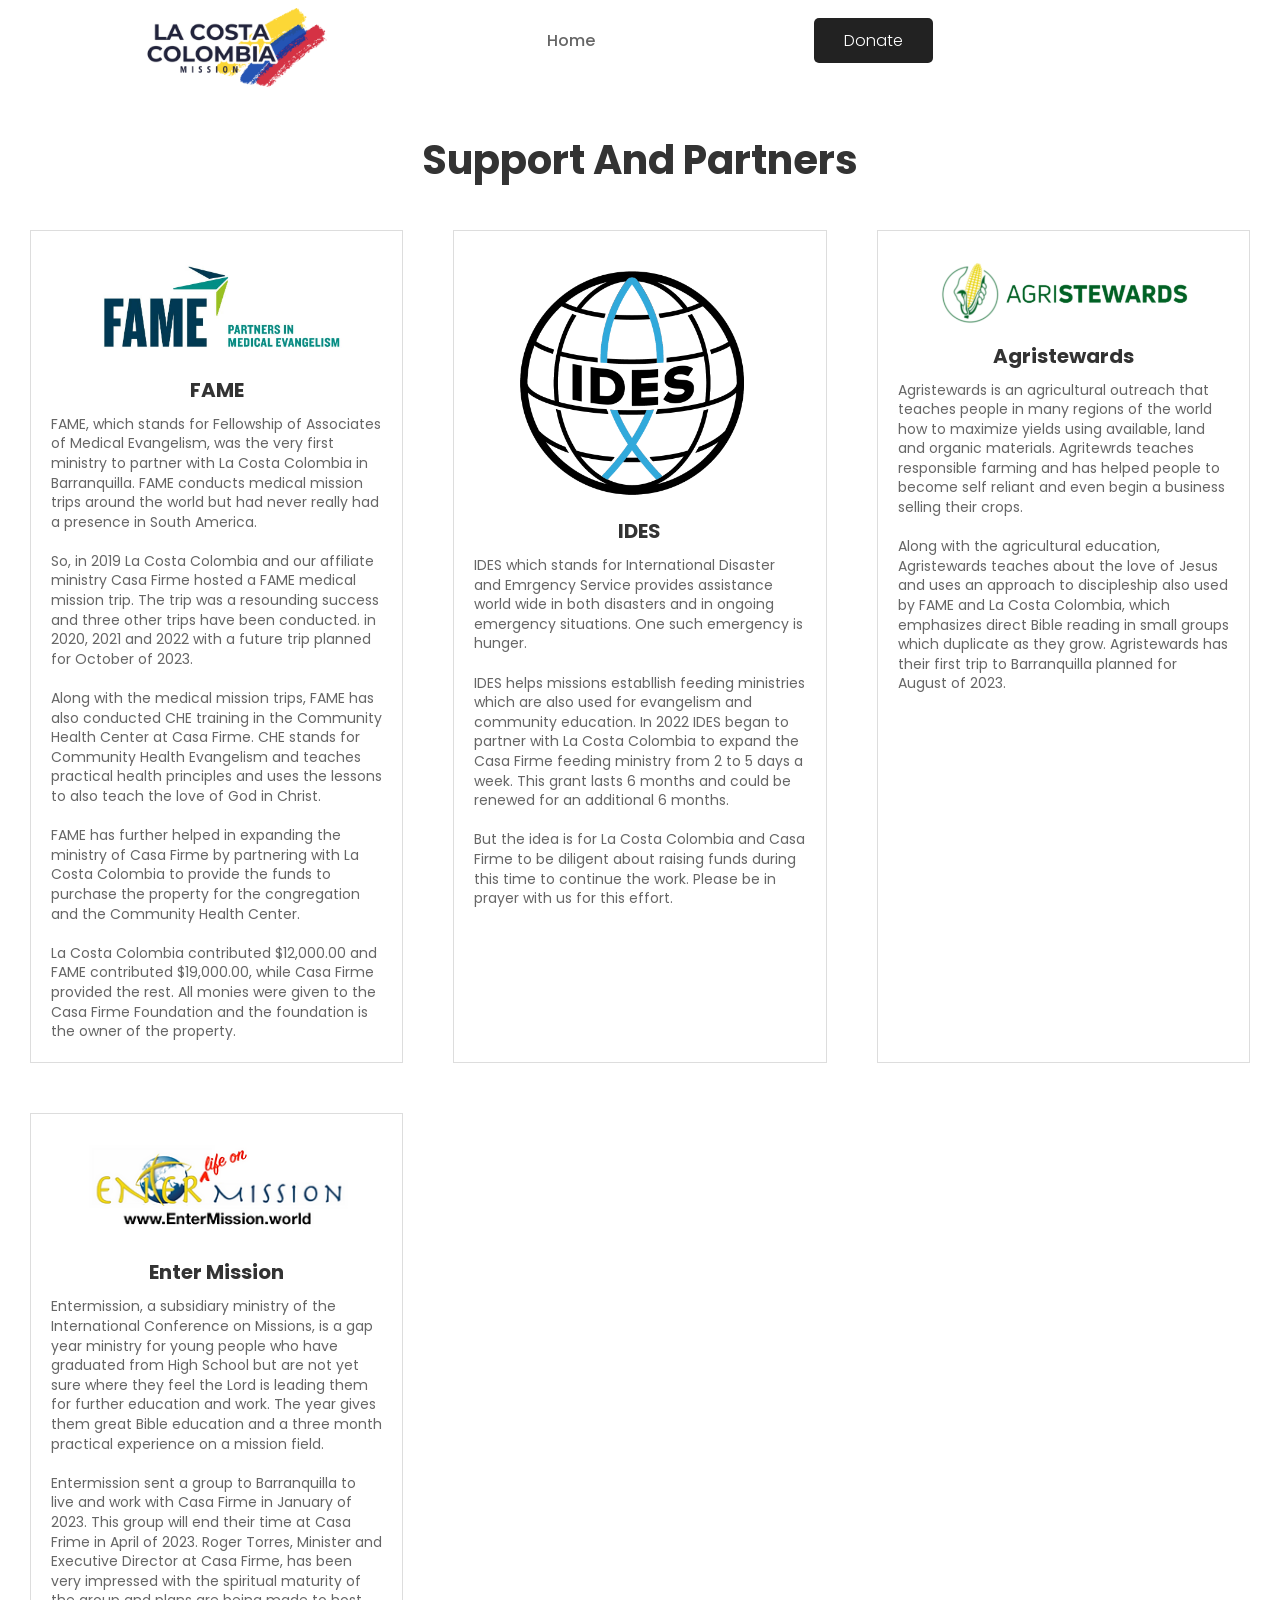
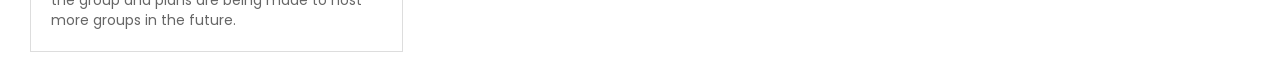
<file: partners.html>
<!DOCTYPE html>
<html lang="es">
  <head>
    <meta charset="UTF-8" />
    <meta name="viewport" content="width=device-width, initial-scale=1.0" />
    <link rel="icon" href="images/favicon.ico" type="image/x-icon" />
    <link
      rel="stylesheet"
      href="https://unicons.iconscout.com/release/v4.0.8/css/line.css"
    />
    <link rel="stylesheet" href="global-styles.css" />
    <link rel="stylesheet" href="styles.css" />
    <link rel="stylesheet" href="responsive.css" />
    <link rel="stylesheet" href="modal.css" />
    <title>Ministries La Costa Colombia - Partners</title>
    <style>

      h2 {
        text-align: center;
        font-size: 40px;
        margin-top: 50px;
        margin-bottom: 20px;
        color: var(--color-titulo); /* Darker color for better contrast */
      }

      .partners-container {
        display: grid;
        grid-template-columns: repeat(auto-fit, minmax(300px, 1fr));
        gap: 50px;
        padding: 20px 30px 20px 30px; 
      }

      .partner-section {
        border: 1px solid #ddd;
        padding: 15px;
        padding: 20px;

        display: flex;
        flex-direction: column;
        align-items: center;
      }

      .partner-section h3 {
        text-align: center;
        font-size: 20px;
        margin-bottom: 10px;
        color: #333; /* Darker color for better contrast */
      }

      .partner-section img {
        max-width: 80%; /* Reduced image size */
        height: auto;
        margin-bottom: 10px;
        text-align: center;
      }

      .partner-section p {
        font-size: 14px;
        line-height: 1.4; /* Adjusted line height */
        overflow: hidden; /* Hide overflowing text */
        color: var(--color-parrafo); /* Use the variable for text color */
      }
    </style>
  </head>
  <body>
    <nav class="navbar" id="navbar">
      <a class="logo" href="index.html"
        ><img src="/images/logo.png" alt=""
      /></a>
      <ul class="enlaces" id="enlaces">
        <li class="enlace"><a href="index.html">Home</a></li>
      </ul>

      <a class="boton btn-donaciones" href="donation.html">Donate</a>

      <div class="menu" id="menu">
        <div></div>
        <div></div>
        <div></div>
      </div>
    </nav>


    <h2>Support And Partners</h2>

    <div class="partners-container">

  

      <section class="partner-section">
        <img src="images/partners/fame.jpg" alt="Partner 1" />
        <h3>FAME</h3>
        <p>
          FAME, which stands for Fellowship of Associates of Medical Evangelism,
          was the very first ministry to partner with La Costa Colombia in
          Barranquilla. FAME conducts medical mission trips around the world but
          had never really had a presence in South America.
          <br /><br />
          So, in 2019 La Costa Colombia and our affiliate ministry Casa Firme
          hosted a FAME medical mission trip. The trip was a resounding success
          and three other trips have been conducted. in 2020, 2021 and 2022 with
          a future trip planned for October of 2023.
          <br /><br />
          Along with the medical mission trips, FAME has also conducted CHE
          training in the Community Health Center at Casa Firme. CHE stands for
          Community Health Evangelism and teaches practical health principles
          and uses the lessons to also teach the love of God in Christ.
          <br /><br />
          FAME has further helped in expanding the ministry of Casa Firme by
          partnering with La Costa Colombia to provide the funds to purchase the
          property for the congregation and the Community Health Center.
          <br /><br />
          La Costa Colombia contributed $12,000.00 and FAME contributed
          $19,000.00, while Casa Firme provided the rest. All monies were given
          to the Casa Firme Foundation and the foundation is the owner of the
          property.
        </p>
      </section>

      <section class="partner-section">
        <img src="images/partners/ides.png" alt="Partner 2" />
        <h3>IDES</h3>
        <p>
          IDES which stands for International Disaster and Emrgency Service
          provides assistance world wide in both disasters and in ongoing
          emergency situations. One such emergency is hunger.
          <br /><br />
          IDES helps missions establlish feeding ministries which are also used
          for evangelism and community education. In 2022 IDES began to partner
          with La Costa Colombia to expand the Casa Firme feeding ministry from
          2 to 5 days a week. This grant lasts 6 months and could be renewed for
          an additional 6 months.
          <br /><br />
          But the idea is for La Costa Colombia and Casa Firme to be diligent
          about raising funds during this time to continue the work. Please be
          in prayer with us for this effort.
        </p>
      </section>

      <section class="partner-section">
        <img src="images/partners/agristewards.webp" alt="Partner 3" />
        <h3>Agristewards</h3>
        <p>
          Agristewards is an agricultural outreach that teaches people in many
          regions of the world how to maximize yields using available, land and
          organic materials. Agritewrds teaches responsible farming and has
          helped people to become self reliant and even begin a business selling
          their crops.
          <br /><br />
          Along with the agricultural education, Agristewards teaches about the
          love of Jesus and uses an approach to discipleship also used by FAME
          and La Costa Colombia, which emphasizes direct Bible reading in small
          groups which duplicate as they grow. Agristewards has their first trip
          to Barranquilla planned for August of 2023.
        </p>
      </section>

      <section class="partner-section">
        <img src="images/partners/entermission.webp" alt="Partner 4" />
        <h3>Enter Mission</h3>
        <p>
          Entermission, a subsidiary ministry of the International Conference on
          Missions, is a gap year ministry for young people who have graduated
          from High School but are not yet sure where they feel the Lord is
          leading them for further education and work. The year gives them great
          Bible education and a three month practical experience on a mission
          field.
          <br /><br />
          Entermission sent a group to Barranquilla to live and work with Casa
          Firme in January of 2023. This group will end their time at Casa Frime
          in April of 2023. Roger Torres, Minister and Executive Director at
          Casa Firme, has been very impressed with the spiritual maturity of the
          group and plans are being made to host more groups in the future.
        </p>
      </section>
    </div>

    <script src="menu-responsive.js"></script>
  </body>
</html>
</file>
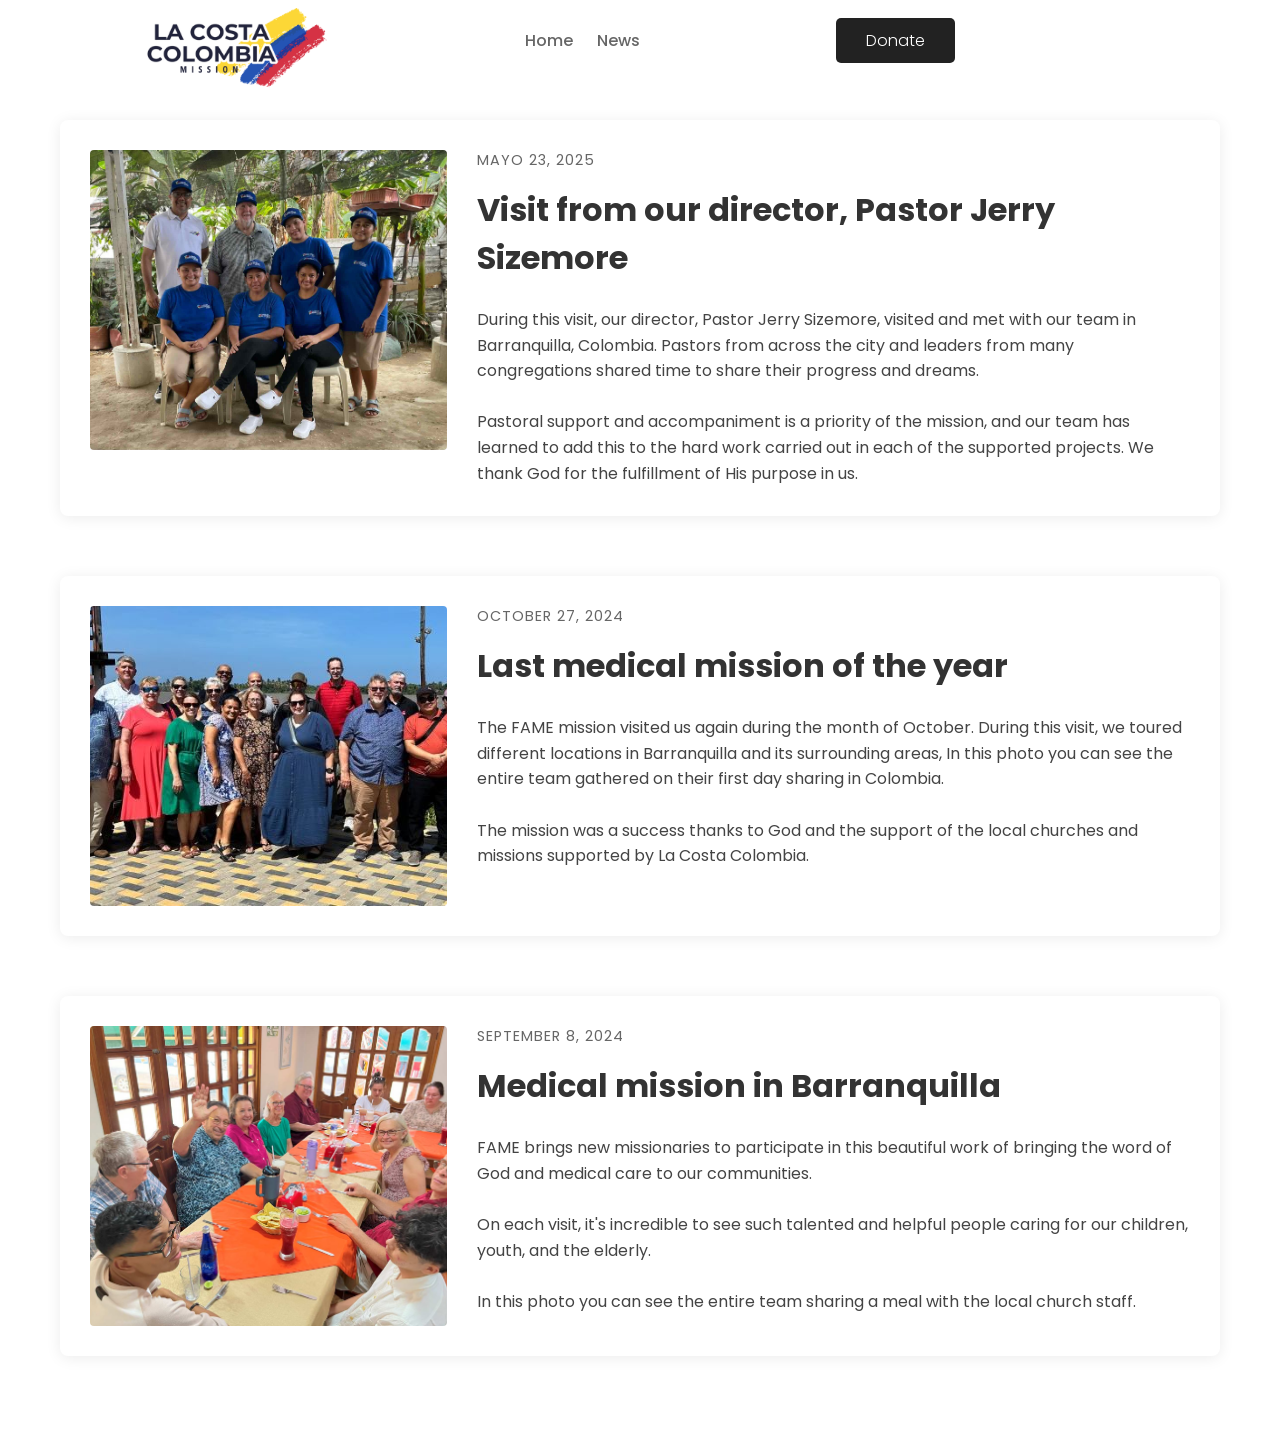
<file: trips.html>
<!DOCTYPE html>
<html lang="en">

<head>
    <meta charset="UTF-8" />
    <meta name="viewport" content="width=device-width, initial-scale=1.0" />
    <link rel="icon" href="images/favicon.ico" type="image/x-icon" />
    <link rel="stylesheet" href="https://unicons.iconscout.com/release/v4.0.8/css/line.css" />
    <link rel="stylesheet" href="global-styles.css" />
    <link rel="stylesheet" href="styles.css" />
    <link rel="stylesheet" href="responsive.css" />
    <link rel="stylesheet" href="modal.css" />
    <title>Short-term Trips La Costa Colombia</title>

    <style>
        @import url("https://fonts.googleapis.com/css2?family=Poppins:wght@100;200;300;400;500;600;700;800;900&display=swap");

        * {
            margin: 0;
            padding: 0;
            box-sizing: border-box;
            font-family: 'Poppins', sans-serif;
        }

        .diario-container {
            max-width: 1200px;
            margin: 0 auto;
            padding: 40px 20px;
        }

        .viaje-articulo {
            display: grid;
            grid-template-columns: 1fr 2fr;
            gap: 30px;
            margin-bottom: 60px;
            padding: 30px;
            background-color: #ffffff;
            border-radius: 8px;
            box-shadow: 0 2px 15px rgba(0, 0, 0, 0.08);
        }

        .viaje-imagen {
            width: 100%;
            height: 300px;
            object-fit: cover;
            border-radius: 4px;
        }

        .viaje-contenido {
            display: flex;
            flex-direction: column;
            gap: 15px;
        }

        .viaje-titulo {
            font-size: 2em;
            color: #333;
            margin-bottom: 10px;
        }

        .viaje-fecha {
            color: #666;
            font-size: 0.9em;
            text-transform: uppercase;
            letter-spacing: 1px;
        }

        .viaje-texto {
            line-height: 1.6;
            color: #444;
        }

        @media (max-width: 768px) {
            .viaje-articulo {
                grid-template-columns: 1fr;
            }

            .viaje-imagen {
                height: 200px;
            }
        }
    </style>

    <nav class="navbar" id="navbar">
        <a class="logo" href="index.html"><img src="/images/logo.png" alt="" /></a>
        <ul class="enlaces" id="enlaces">
            <li class="enlace"><a href="index.html">Home</a></li>
            <li class="enlace"><a href="news.html">News</a></li>
        </ul>

        <!-- <a
        class="boton btn-donaciones"
        href="https://buy.stripe.com/eVacNFeLnb7saEo3cc"
        >Donate</a
      > -->

        <a class="boton btn-donaciones" href="donation.html">Donate</a>

        <div class="menu" id="menu">
            <div></div>
            <div></div>
            <div></div>
        </div>
    </nav>


    <section class="diario-container">
        <!-- Nuevos viajes se agregarán aquí al principio -->
        <div id="viajes-lista">

            <!-- Ejemplo de entrada de viaje -->
            <article class="viaje-articulo">
                <img src="images/trips/trip3.jpeg" alt="Viaje 3" class="viaje-imagen">
                <div class="viaje-contenido">
                    <span class="viaje-fecha">Mayo 23, 2025</span>
                    <h2 class="viaje-titulo">Visit from our director, Pastor Jerry Sizemore</h2>
                    <p class="viaje-texto">During this visit, our director, Pastor Jerry Sizemore, visited and met with
                        our team in Barranquilla, Colombia. Pastors from across the city and leaders from many
                        congregations shared time to share their progress and dreams.
                        <br><br>
                        Pastoral support and accompaniment is a priority of the mission, and our team has learned to add
                        this to the hard work carried out in each of the supported projects. We thank God for the
                        fulfillment of His purpose in us.
                    </p>
                </div>
            </article>

            <!-- Ejemplo de entrada de viaje -->
            <article class="viaje-articulo">
                <img src="images/trips/fameTrip-20-oct-2024.jpg" alt="Viaje 2" class="viaje-imagen">
                <div class="viaje-contenido">
                    <span class="viaje-fecha">October 27, 2024</span>
                    <h2 class="viaje-titulo">Last medical mission of the year</h2>
                    <p class="viaje-texto">The FAME mission visited us again during the month of October. During this
                        visit, we toured different locations in Barranquilla and its surrounding areas, In this photo
                        you can see the entire team gathered on their first day sharing in Colombia.
                        <br><br>
                        The mission was a success thanks to God and the support of the local churches and missions
                        supported by La Costa Colombia.
                    </p>
                </div>
            </article>

            <!-- Otra entrada de ejemplo -->
            <article class="viaje-articulo">
                <img src="images/trips/fameTrip-12-sep-2024.jpg" alt="Viaje 1" class="viaje-imagen">
                <div class="viaje-contenido">
                    <span class="viaje-fecha">September 8, 2024</span>
                    <h2 class="viaje-titulo">Medical mission in Barranquilla</h2>
                    <p class="viaje-texto">FAME brings new missionaries to participate in this beautiful work of
                        bringing the word of God and medical care to our communities. <br> <br>
                        On each visit, it's incredible to see such talented and helpful people caring for our children,
                        youth, and the elderly.
                        <br><br>
                        In this photo you can see the entire team sharing a meal with the local church staff.
                    </p>
                </div>
            </article>
        </div>
    </section>


    <script src="menu-responsive.js"></script>
    <script src="modal.js"></script>
    </body>

</html>
</file>
<file: global-styles.css>
@import url('https://fonts.googleapis.com/css2?family=Poppins:wght@100;200;300;400;500;600;700;800;900&display=swap');
*{
    margin: 0;
    padding: 0;
    box-sizing: border-box;
    font-family: 'Poppins', sans-serif;
}

html, body{
    width: 100%;
    height: 100%;
    overflow-x: hidden; 
    scroll-behavior: smooth;
}

body {
    display: flex;
    flex-direction: column;
    height: auto;
    align-items: center;

    position: relative;
}

:root {
    --color-titulo: #333333;
    --color-parrafo: #666666;
    --color-boton: #ce1126;
    --color-bg-dark: #222222;
}

.boton {
    background-color: var(--color-bg-dark);
    padding: 10px 30px;
    border-radius: 5px;

    text-decoration: none;
    font-weight: 300;

    color: white;
}

.boton-blanco{
    background-color: white;
    padding: 10px 30px;
    border-radius: 5px;
    border: 1px var(--color-parrafo) solid;

    text-decoration: none;
    font-weight: 300;

    color: var(--color-titulo);
}

.boton-blanco:hover {
    background-color: var(--color-bg-dark);
    color: white;
}

.subtitulo {
    color: var(--color-titulo);
    font-size: 3rem;
  }
  
.parrafo {
    color: var(--color-parrafo);
  }
</file>
<file: styles.css>
/* NAVBAR */

.navbar {
  width: 80%;
  height: 5rem;

  display: flex;
  justify-content: space-between;
  align-items: center;
}

.navbar .logo img {
  width: 200px;
}

.navbar .enlaces {
  display: flex;
  gap: 1.5rem;
}

.navbar .enlaces li {
  list-style: none;
}

.navbar .enlaces li a {
  text-decoration: none;
  color: var(--color-parrafo);
  font-weight: 500;
}

.btn-donaciones {
  font-size: 1rem;
}

.donacionnavidad{
  position: relative;
}

.sombrero {
  position: absolute;
  width: 80px;
  right: -37px;
  top: -45px;
}

/* HEADER */

.hidden {
  display: none;
}

.header {
  width: 80%;
  height: auto;

  display: flex;
  align-items: center;
  justify-content: center;
}

.header :nth-child(1) {
  width: 100%;
}

.header :nth-child(2) {
  display: none;
}

/* QUIENES SOMOS */

.quienessomos {
  width: 80%;
  height: 80vh;

  display: flex;
  gap: 5rem;
}

.quienessomos .letf-quiene_somos {
  height: 100%;
  width: 50%;
  display: flex;
  align-items: center;
  justify-content: center;
}

.quienessomos .letf-quiene_somos img {
  box-shadow: 0px 4px 10px rgba(0, 0, 0, 0.2);
  border-radius: 8px;
}

.quienessomos .right-quienes_somos {
  height: 100%;
  width: 50%;
  display: flex;
  flex-direction: column;
  justify-content: center;
  gap: 1rem;

  background-image: url("/images/banderaOpacity.png");
  background-repeat: no-repeat;
  background-position: center;
  background-size: 70%;
}

/* QUE HACEMOS */

.quehacemos {
  background-color: var(--color-bg-dark);
  width: 100%;
  height: 80vh;

  display: flex;
  gap: 5rem;

  padding-left: 10%;
  padding-right: 10%;
}

.quehacemos .letf-que_hacemos {
  height: 100%;
  width: 50%;
  display: flex;
  flex-direction: column;
  justify-content: center;
  gap: 1rem;

  color: white;
}

.quehacemos .letf-que_hacemos h2,
.quehacemos .letf-que_hacemos p {
  color: white;
}

.quehacemos .right-que_hacemos {
  height: 100%;
  width: 50%;
  display: flex;
  align-items: center;
  justify-content: center;
  flex-direction: column;
  gap: 2rem;
}

/* MISION Y VISION */

.mision-vision {
  background-color: var(--color-bg-dark);
  width: 100%;
  height: 600px;

  display: flex;
  align-items: center;
  gap: 4rem;

  padding: 6rem 10%;
}

.mision-vision-block {
  flex: 1;
  display: flex;
  flex-direction: column;
  gap: 1.5rem;
  color: white;
}

.mision-vision-block h2,
.mision-vision-block p {
  color: white;
}

.mision-vision-divider {
  width: 1px;
  align-self: stretch;
  background-color: rgba(255, 255, 255, 0.25);
}

.btn-ministries {
  background-color: white;
  color: var(--color-bg-dark);
  letter-spacing: 3px;
  font-weight: 400;

  padding: 20px;
  border: 1px white solid;
}

.btn-ministries:hover {
  background-color: var(--color-bg-dark);
  color: white;
}

/* LEGADO / IMPACT */

.legado {
  background-color: var(--color-bg-dark);
  width: 100%;
  padding: 6rem 10%;
  display: flex;
  flex-direction: column;
  gap: 4rem;
}

.legado-header {
  max-width: 680px;
}

.legado-header h2,
.legado-header p {
  color: white;
}

.legado-grid {
  display: grid;
  grid-template-columns: repeat(auto-fit, minmax(210px, 1fr));
  gap: 1.5rem;
}

.legado-card {
  background: white;
  border-radius: 10px;
  padding: 2rem 1.5rem;
  display: flex;
  flex-direction: column;
  gap: 0.5rem;
  box-shadow: 0 6px 24px rgba(0, 0, 0, 0.2);
  transition: transform 0.25s ease;
}

.legado-card:hover {
  transform: translateY(-6px);
}

.legado-number {
  font-size: 3rem;
  font-weight: 800;
  color: var(--color-bg-dark);
  line-height: 1;
  letter-spacing: -1px;
}

.legado-number--static {
  font-size: 2rem;
  letter-spacing: 0;
}

.legado-label {
  font-size: 0.72rem;
  font-weight: 700;
  color: var(--color-bg-dark);
  text-transform: uppercase;
  letter-spacing: 2px;
  margin-top: 0.25rem;
}

.legado-desc {
  font-size: 0.85rem;
  color: #666;
  line-height: 1.6;
  margin-top: 0.25rem;
}

/* COMO AYUDAR */

.comoayudar {
  width: 80%;
  height: 80vh;

  display: flex;
  flex-direction: column;
  justify-content: space-around;
  align-items: center;
}

.comoayudar video {
  width: 1000px;
}

.comoayudar .btn-donate {
  color: white;
  font-size: 2rem;
  
}

.comoayudar .comoayudar-content {
  display: flex;
  flex-direction: column;
  align-items: center;
  gap: 2rem;

  width: 900px;
}

.comoayudar .btn-support {
  font-size: 2rem;
  letter-spacing: 3px;
  padding: 0 4rem 0 4rem;
}

.comoayudar :hover.btn-support {
  background-color: white;
  color: var(--color-bg-dark);
  border: 1px solid var(--color-bg-dark);
  transition: all 0.3s ease-in-out;
}
/* NOTICIAS */

.noticias {
  width: 100%;
  height: 80vh;

  display: flex;
  gap: 3rem;

  background-color: var(--color-bg-dark);
}

.noticias .left-noticias {
  display: flex;
  flex-direction: column;
  align-items: center;
  justify-content: center;
  gap: 2rem;

  width: 50%;
  height: 100%;

  padding-left: 10%;
  padding-top: 3rem;

  color: white;
}

.noticias .left-noticias h2,
.noticias .left-noticias p {
  color: white;
}

.noticias .left-noticias .facebook {
  width: 100%;
  height: 100%;
  background-color: white;

  display: flex;
  align-items: center;
  justify-content: center;

  padding-top: 3rem;
}

.noticias .right-noticias {
  display: flex;
  align-items: center;
  justify-content: center;
  width: 50%;
  height: 100%;

  padding-right: 10%;
}

.noticias img {
  width: 50%;
  object-fit: cover;
  border-radius: 8px;
  box-shadow: 0px 4px 10px rgba(0, 0, 0, 0.2);

}

.noticias .right-noticias a{
  position: absolute;
  font-size: medium;
  font-weight: 500;
  color: white;

  background-color: transparent;
  transition: all 0.3s ease-in-out;
}

/* FOOTER */

.footer {
  width: 100%;
  height: 400px;

  display: flex;
}

.footer .ubicacion {
  height: 100%;
  width: 50%;

  display: flex;
  flex-direction: column;
  align-items: center;
  justify-content: center;
  gap: 0.5rem;
}

.footer .redes-sociales {
  height: 100%;
  width: 50%;

  display: flex;
  flex-direction: column;
  align-items: center;
  justify-content: center;
  gap: 2rem;
}

.footer .tax {
  font-size: 0.7rem;
}

.footer .icons {
  display: flex;
  gap: 1.5rem;
}

.footer .icons svg {
  width: 30px;
}

/* --------------- DONATION PAGE-------------------- */

.donation-button-section {
  width: 100%;
  height: 100vh;

  display: flex;
  align-items: center;
  justify-content: center;
  flex-direction: column;
  gap: 70px;

  text-align: center;

  background-image: url("/images/banderaOpacity.png");
  background-position: center;
  background-repeat: no-repeat;
  background-size: contain;
}

.regular-donation-button {
  display: flex;
  flex-direction: column;
  gap: 20px;
}

.support-text {
  padding: 0 30px 0 30px;
}

.suscription-donation-button {
  width: 100%;
  height: 300px;
  display: flex;
  justify-content: center;
  align-items: center;
  gap: 50px;

  background-color: var(--color-bg-dark);
}

.suscription-button {
  display: flex;
  flex-direction: column;

  gap: 10px;
}

.candidad-suscripcion {
  color: white;
}
</file>
<file: responsive.css>
@media (max-width: 1000px) {
  /* MENU HAMBURGUESA */

  .menu {
    height: 30px;
    width: 30px;
    position: absolute;
    top: 25px;
    right: 25px;
    display: flex;
    flex-direction: column;
    justify-content: center;
    align-items: center;
    gap: 2px;
    cursor: pointer;
    z-index: 2;
    transition: all 1s;
  }

  .menu div {
    width: 100%;
    height: 5px;
    background-color: black;
    border-radius: 2px;
    transition: all 0.5s;
  }

  .menu.close div:nth-of-type(1) {
    transform: rotate(45deg) translateY(5px);
  }

  .menu.close div:nth-of-type(2) {
    display: none;
  }

  .menu.close div:nth-of-type(3) {
    transform: rotate(-45deg) translateY(-5px);
  }

  .menu.close {
    transform: translate(4px);
  }

  .enlaces {
    background: white;
    background-image: url("/images/banderaOpacity.png");
    background-position: center;
    background-repeat: no-repeat;
    background-size: 100%;

    position: fixed;
    display: flex;
    flex-direction: column;
    justify-content: center;
    align-items: center;
    width: 100%;
    height: 100%;
    top: 0;
    left: -100%;
    z-index: 1;
    transition: all 0.5s;
  }

  .enlaces li a {
    color: var(--color-bg-dark);
    font-size: 2rem;
  }

  .enlaces.open {
    left: 0;
  }

  /* NAVBAR */

  .navbar {
    justify-content: flex-start;
    align-items: center;
    gap: 1rem;
  }

  .navbar .logo img {
    width: 100px;
  }

  .navbar .btn-donaciones {
    font-size: 0.8rem;
  }

  .sombrero {
  position: absolute;
  width: 70px;
  right: -35px;
  top: -35px;
}

  /* HEADER */

  .header {
    display: flex;
    height: auto;
    width: 100%;
  }

  .header :nth-child(1) {
    display: none;
  }

  .header :nth-child(2) {
    display: block;
    width: auto;
  }

  /* QUIENES SOMOS */

  .quienessomos {
    width: 80%;
    height: auto;

    gap: 2rem;
    flex-direction: column-reverse;

    padding-top: 10%;
    padding-bottom: 10%;
  }

  .quienessomos .letf-quiene_somos {
    width: 100%;
    height: 30%;
    display: flex;
    align-items: center;
    justify-content: center;
  }

  .quienessomos .letf-quiene_somos img {
    width: 300px;
  }

  .quienessomos .right-quienes_somos {
    width: 100%;
    height: 70%;

    background-size: 100%;
  }

  .subtitulo {
    font-size: 2rem;
  }

  /* QUE HACEMOS */

  /* MISION Y VISION */

  .mision-vision {
    flex-direction: column;
    gap: 2.5rem;
    padding: 8% 8%;
    height: auto;
  }

  .mision-vision-divider {
    width: 100%;
    height: 1px;
    align-self: auto;
  }

  /* LEGADO */

  .legado {
    padding: 8% 8%;
    gap: 2.5rem;
  }

  .legado-grid {
    grid-template-columns: 1fr;
  }

  .legado-number {
    font-size: 2.2rem;
  }

  /* QUE HACEMOS */

  .quehacemos {
    width: 100%;
    height: auto;

    flex-direction: column;
    gap: 2rem;

    padding-top: 10%;
    padding-bottom: 10%;
  }

  .quehacemos .letf-que_hacemos {
    height: 70%;
    width: 100%;
    gap: 1rem;
  }

  .quehacemos .right-que_hacemos {
    height: 30%;
    width: 100%;
  }

  .quehacemos .right-que_hacemos img {
    width: 300px;
  }

  /* COMO AYUDAR */

  .comoayudar {
    width: 80%;
    height: auto;

    justify-content: center;
    gap: 2rem;

    padding-top: 10%;
    padding-bottom: 10%;
  }

  .comoayudar .comoayudar-content {
    gap: 1rem;

    width: 100%;
  }

  .comoayudar .comoayudar-content video {
    width: 350px;
  }

.comoayudar .btn-support {
  font-size: 1rem;
  padding: 10px 20px;
}

  /* NOTICIAS */

  .noticias {
    height: auto;

    flex-direction: column;
    gap: 3rem;

    padding-top: 10%;
    padding-bottom: 10%;
  }

  .noticias .left-noticias {
    width: 90%;

    padding-top: 10%;
    padding-left: 10%;
  }

  .noticias .left-noticias .facebook {
    display: none;
  }

  .noticias .right-noticias {
    width: 100%;
    height: 100%;

    padding-right: 0%;
  }

  .noticias img {
    width: 300px;
  }

  /* FOOTER */

  .footer {
    height: auto;

    flex-direction: column;
    gap: 3rem;

    padding-top: 10%;
    padding-bottom: 10%;
  }

  .footer .ubicacion {
    width: 100%;
  }

  .footer .tax {
    font-size: 0.6rem;
    width: 80%;
    text-align: center;
  }

  .footer .redes-sociales {
    width: 100%;
    gap: 1rem;
  }

  /* BOTON BACK TO UP */

  .back-to-up {
    width: 45px;
    height: 45px;

    position: fixed;

    bottom: 20px;
    right: 20px;

    background-color: white;

    border-radius: 100%;

    box-shadow: 0px 4px 10px rgba(0, 0, 0, 0.2);

    display: flex;
    align-items: center;
    justify-content: center;
  }

  .back-to-up a {
    width: 100%;
    height: 100%;
    display: flex;
    align-items: center;
    justify-content: center;
  }

  .back-to-up svg {
    width: 80%;
  }

  /* --------------- DONATION PAGE-------------------- */

  .donation-button-section {
    width: 100%;
    height: auto;
    min-height: 100vh;

    display: flex;
    align-items: center;
    justify-content: center;
    flex-direction: column;
    gap: 40px;

    padding-top: 120px;
    padding-bottom: 50px;

    text-align: center;
  }

  .regular-donation-button {
    display: flex;
    flex-direction: column;
    gap: 20px;
  }

  .suscription-donation-button {
    width: 100%;
    height: auto;
    display: flex;
    flex-direction: column;
    gap: 50px;

    padding-top: 50px;
    padding-bottom: 50px;

    background-color: var(--color-bg-dark);
  }
}

@media (max-width: 500px) {
  .header :nth-child(2) {
    width: 100%;
  }

  .comedor {
    width: 200px;
  }
}
</file>
<file: modal.css>
/* Estilos para el modal */
.modal {
    display: none; /* Oculta el modal por defecto */
    position: fixed;
    z-index: 1;
    left: 0;
    top: 80px; /* Cambiado a 100px para que no cubra el header */
    width: 100%;
    height: 100%;
    overflow: auto; /* Permite desplazamiento si el contenido es muy largo */
    background-color: rgba(0, 0, 0, 0.5); /* Fondo oscuro semi-transparente */
    animation: fadeIn 0.5s; /* Animación de entrada */
}

.modal.fade-out {
    animation: fadeOut 0.5s; /* Animación de salida */
}

/* Contenedor del contenido del modal */
.modal-content {
    background-color: #fefefe;
    margin: 5% auto; /* Centrado vertical y horizontal */
    padding: 20px;
    border: 1px solid #888;
    width: 90%;
    max-width: 500px;
    max-height: 80vh; /* Limita la altura al 90% del alto de la pantalla */
    border-radius: 10px;
    text-align: center;
    overflow: hidden; /* Permite desplazamiento interno si el contenido es muy largo */
    position: relative;
    animation: fadeIn 0.5s; /* Animación de entrada para el contenido */

    display: flex;
    flex-direction: column;
    gap: 10px;
    align-items: center;
    justify-content: center;

    background-image: url(images/banderaOpacity.png);
    background-position: center;

    font-size: 14px;
}

.comedor{
    width: 400px;
    border-radius: 10px;
}

/* Botón para cerrar el modal */
.close {
    color: #aaa;
    font-size: 28px;
    font-weight: bold;

}

.close:hover,
.close:focus {
    color: black;
    text-decoration: none;
    cursor: pointer;
}

/* Animación de entrada (fadeIn) */
@keyframes fadeIn {
    from {
        opacity: 0;
    }
    to {
        opacity: 1;
    }
}

/* Animación de salida (fadeOut) */
@keyframes fadeOut {
    from {
        opacity: 1;
    }
    to {
        opacity: 0;
    }
}


@media (max-width: 1000px) {
    .comedor{
        width: 250px;
    }
}


/* ----------------------------------------------
 * Generated by Animista on 2025-2-3 18:7:18
 * Licensed under FreeBSD License.
 * See http://animista.net/license for more info. 
 * w: http://animista.net, t: @cssanimista
 * ---------------------------------------------- */

/**
 * ----------------------------------------
 * animation slide-fwd-center
 * ----------------------------------------
 */


 .slide-fwd-center {
	-webkit-animation: slide-fwd-center 0.45s cubic-bezier(0.250, 0.460, 0.450, 0.940) both;
	        animation: slide-fwd-center 0.45s cubic-bezier(0.250, 0.460, 0.450, 0.940) both;
}


 @-webkit-keyframes slide-fwd-center {
    0% {
      -webkit-transform: translateZ(0);
              transform: translateZ(0);
    }
    100% {
      -webkit-transform: translateZ(160px);
              transform: translateZ(160px);
    }
  }
  @keyframes slide-fwd-center {
    0% {
      -webkit-transform: translateZ(0);
              transform: translateZ(0);
    }
    100% {
      -webkit-transform: translateZ(160px);
              transform: translateZ(160px);
    }
  }
</file>
